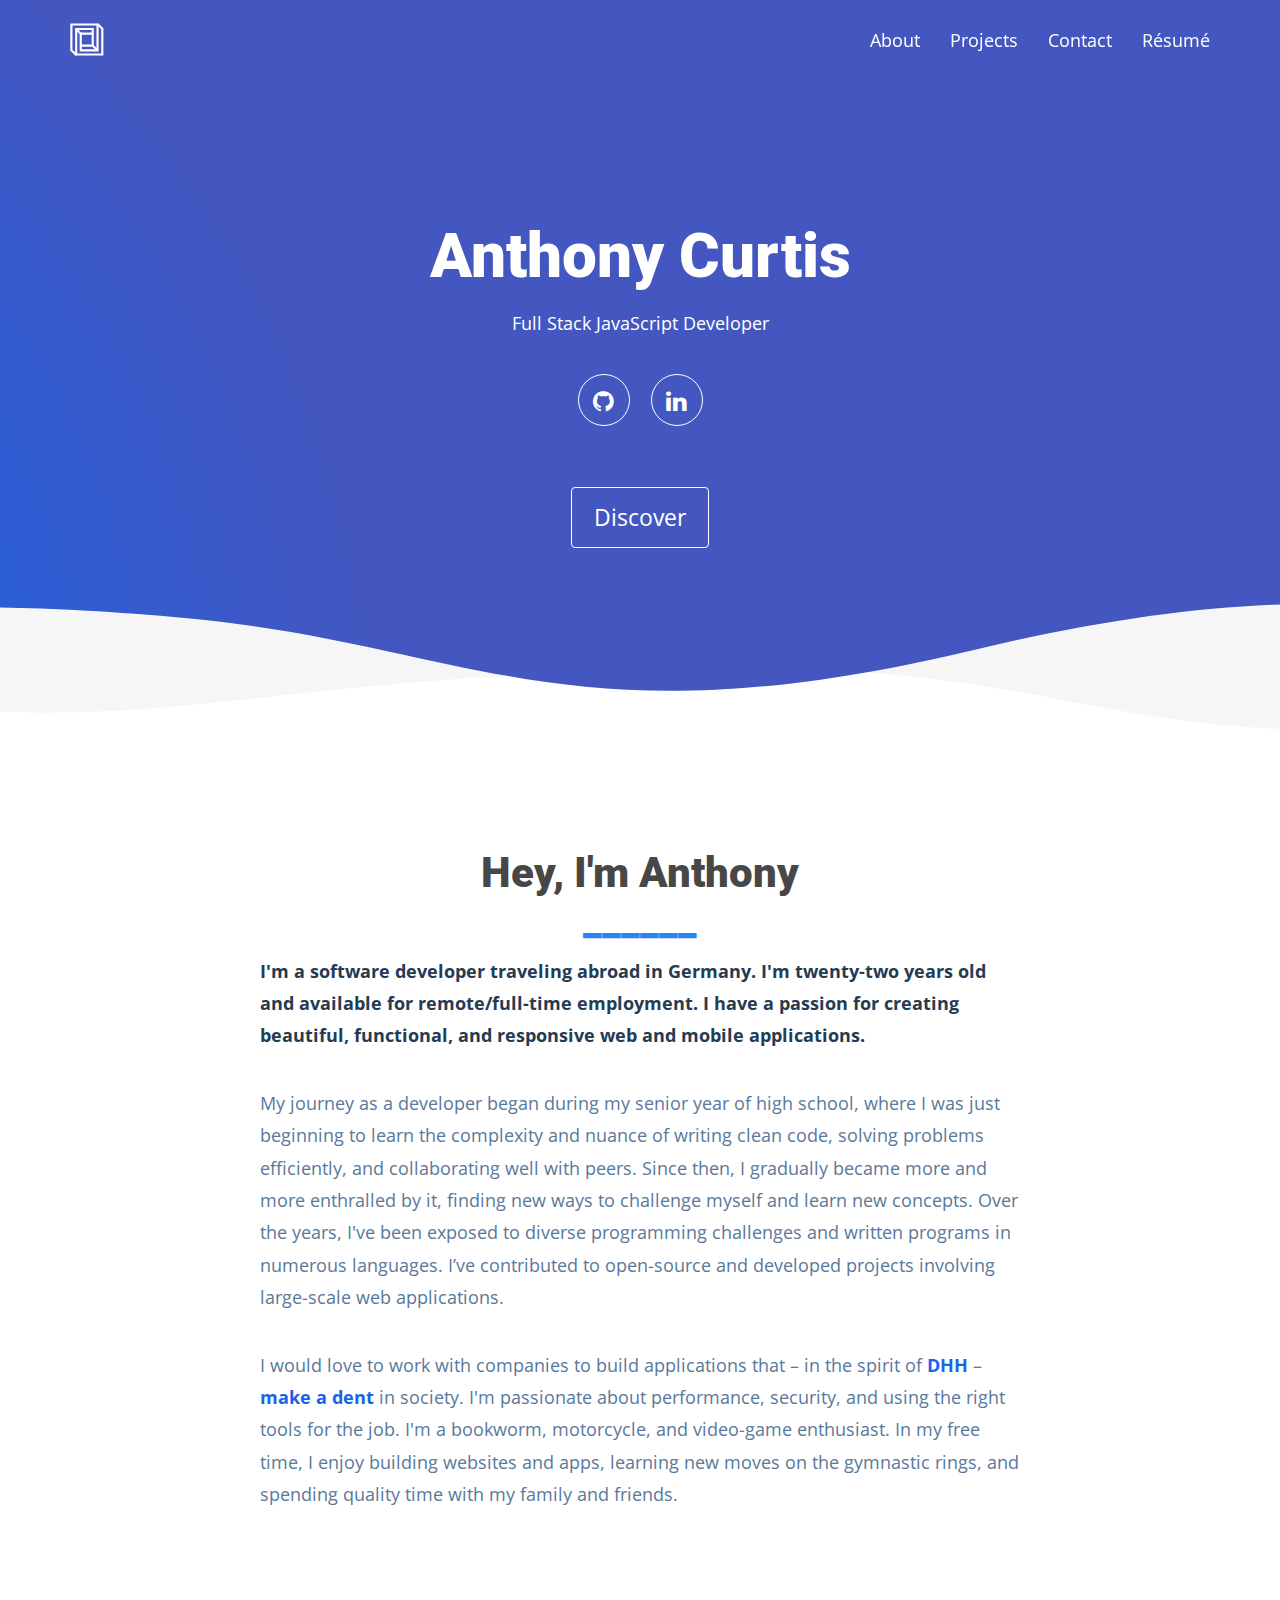
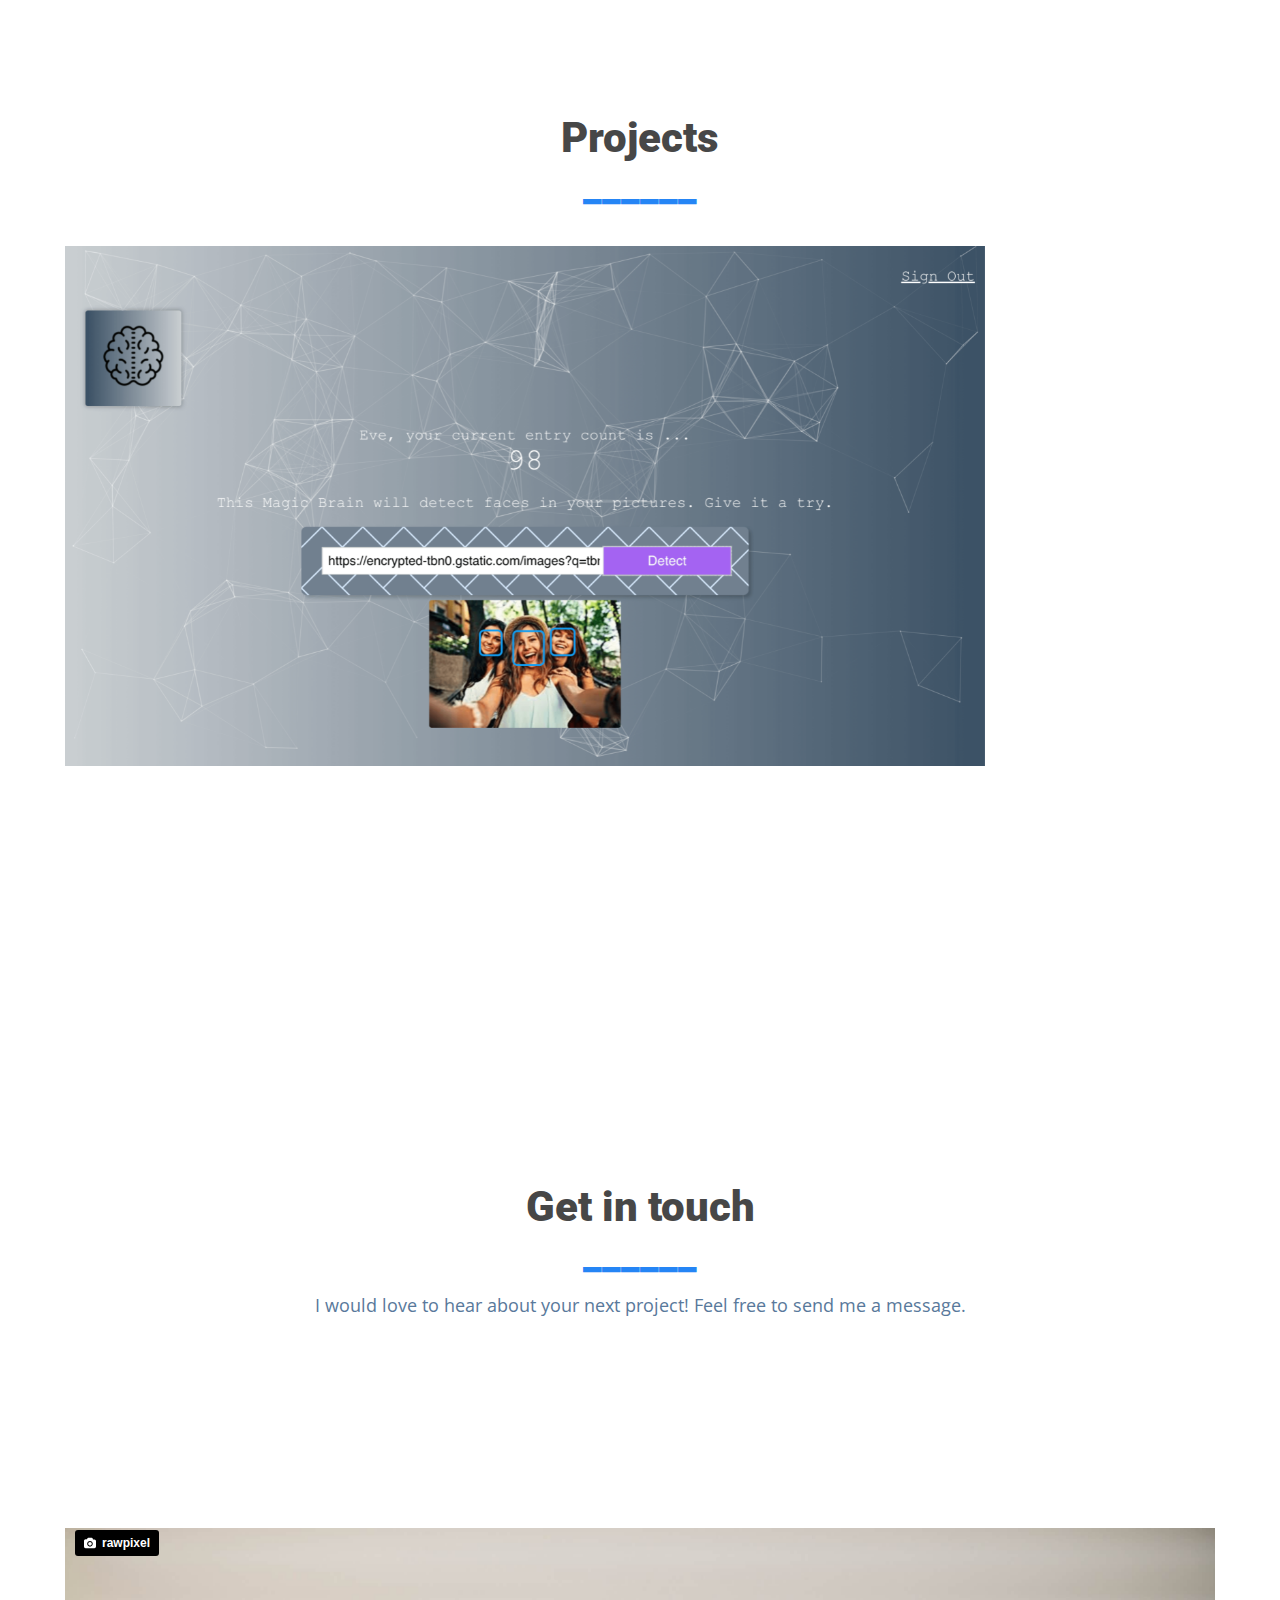
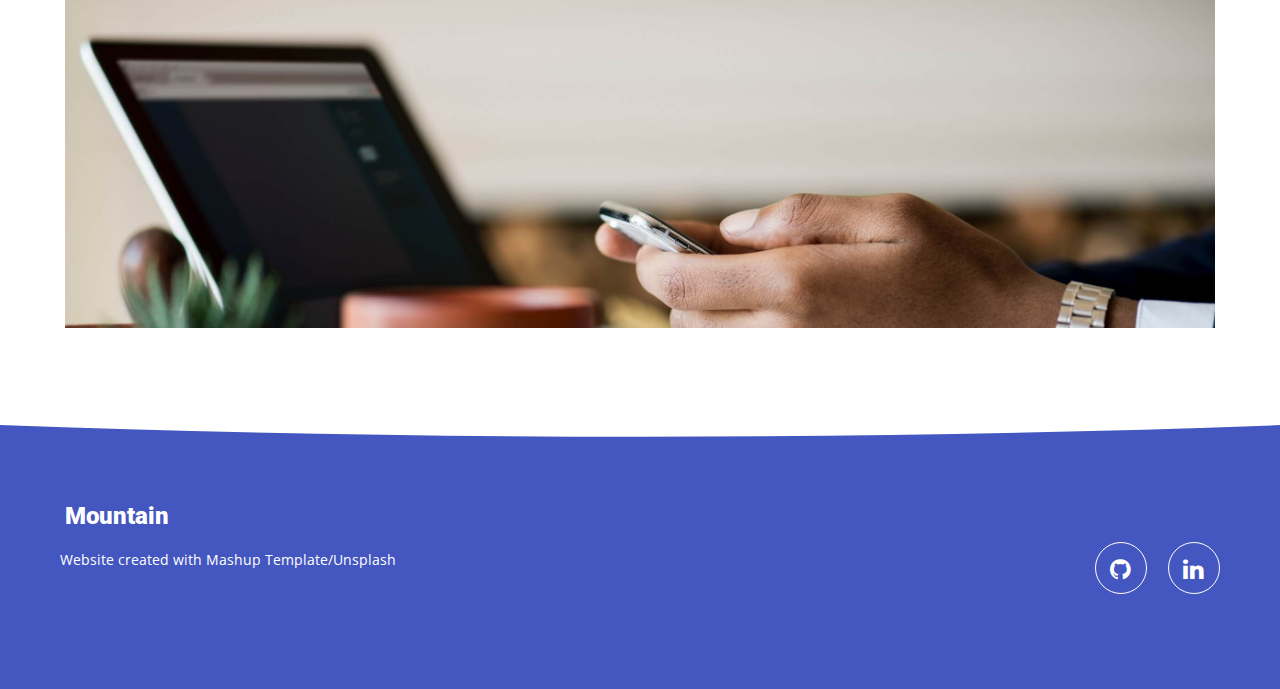
<file: index.html>
<!DOCTYPE html>
<html lang="en">

<head>
  <meta charset="UTF-8">
  <meta content="IE=edge" http-equiv="X-UA-Compatible">
  <meta content="width=device-width,initial-scale=1" name="viewport">
  <meta name="description" content="Awesome web applications by Anthony Curtis, a Full Stack Javascript Developer based in Los Angeles, California.">
  <meta name="keywords" content="Software,Engineer,Los,Angeles,LA,California, CA,Anthony,Curtis,Node,JavaScript,React,Redux,Full,Stack,Web,Design,App,Developer,Engineering,Designer,Application,Apps,Media,Creative,
	Social,Programming,Programmer,HTML5,CSS3">
  <meta name="author" content="Anthony Curtis">
  <meta name="google" content="notranslate" />

  <!-- Disable tap highlight on IE -->
  <meta name="msapplication-tap-highlight" content="no">
  
  
  <link rel="apple-touch-icon" sizes="180x180" href="./assets/apple-icon-180x180.png">
  <link href="./assets/favicon.ico" rel="icon">
  <title>Anthony Curtis | Full Stack JavaScript Developer</title>
  <link href="./main.css" rel="stylesheet"></head>
  <script src="./smooth-scroll.polyfills.min.js"></script>

<body> <!-- Add your content of header -->
<header>
  <nav class="navbar navbar-default active">
    <div class="container">
      <div class="navbar-header">
        <button type="button" class="navbar-toggle collapsed" data-toggle="collapse" data-target="#navbar-collapse" aria-expanded="false">
          <span class="sr-only">Toggle navigation</span>
          <span class="icon-bar"></span>
          <span class="icon-bar"></span>
          <span class="icon-bar"></span>
        </button>
        <a class="navbar-brand" data-scroll href="#home" title="Navbar icon takes you to the home / beginning of website">
          <img src="./assets/images/mashup-icon.svg" class="navbar-logo-img" alt="navbar-logo">
        </a>
      </div>

      <div class="collapse navbar-collapse" id="navbar-collapse">
        <ul class="nav navbar-nav navbar-right">
          <li><a data-scroll href="#about" title="This About list-item will take you to the About section">About</a></li>
          <li><a data-scroll href="#projects" title="This Projects list-item will take you to the Projects section">Projects</a></li>
          <li><a data-scroll href="#contact" title="This Contact list-item will take you to the Contact section">Contact</a></li>
          <li><a href="https://app.enhancv.com/share/f1f344d9?utm_medium=growth&utm_campaign=share-resume&utm_source=dynamic" rel="noreferrer" target="_blank">Résumé</a></li>
        </ul>
      </div> 
    </div>
  </nav>
</header>

<!-- Add your site or app content here -->
  <div class="hero-full-container background-image-container white-text-container" id="home">
    <div class="container">
      <div class="row">
        <div class="col-xs-12">
          <h1>Anthony Curtis</h1>
          <p>Full Stack JavaScript Developer</p>
          <p class="text-center">
            <a href="https://github.com/tonydc1997" target="_blank"
            rel="noreferrer" class="social-round-icon white-round-icon fa-icon"
            style="margin-right: 1.6rem"
            aria-label="Welcome to tonydc1997's github profile">
              <i class="fa fa-github"></i>
            </a>
            <a href="https://www.linkedin.com/in/anthony-curtis-js-developer" target="_blank" rel="noreferrer" class="social-round-icon white-round-icon fa-icon" aria-label="Welcome to Anthony Curtis's linkedIn profile">
              <i class="fa fa-linkedin"></i>
            </a>
          </p>
      
          <br>
          <a data-scroll href="#about" class="btn btn-default btn-lg" title="Discover who this Anthony Curtis guy is suppose to be">Discover</a>
        </div>
      </div>
    </div>
  </div>

  <div class="section-container" id="about">
    <div class="container">
      <div class="row">
        <div class="col-xs-12 col-md-8 col-md-offset-2">
          <div class="text-center">
            <h2 style="margin-top:5rem">Hey, I'm Anthony</h2>
            <p class="text-left"><strong>I'm a software developer traveling abroad in Germany. I'm twenty-two years old and available for remote/full-time employment. I have a passion for creating beautiful, functional, and responsive web and mobile applications.</strong></p>

            <p class="text-left">
              My journey as a developer began during my senior year of high school, where I was just beginning to learn the complexity and nuance of writing clean code, solving problems efficiently, and collaborating well with peers. Since then, I gradually became more and more enthralled by it, finding new ways to challenge myself and learn new concepts. Over the years, I've been exposed to diverse programming challenges and written programs in numerous languages. I’ve contributed to open-source and developed projects involving large-scale web applications.
            </p>
            <!-- I've always been drawn to the overlap between design and development; an infusion of beauty and functionality. 
            <br>
            <br>
             \\ Simplicity is superior. I'm a process and efficiency nerd that loves improving my development workflow with new technologies and tools. I love working with user interfaces and front-end applications, but enjoy full-stack development as well. I strongly support social coding and open-source software. \\ 
             <br>
             <br> -->
             <p class="text-left">
               I would love to work with companies to build applications that – in the spirit of 
               <strong>
                 <a href="http://david.heinemeierhansson.com/" target="_blank" rel="noreferrer" class="about__links">DHH</a>
               </strong>
                – 
                <strong>
                  <a href="https://signalvnoise.com/posts/3972-reconsider" target="_blank" rel="noreferrer" class="about__links">make a dent</a>
                </strong>
                 in society. I'm passionate about performance, security, and using the right tools for the job. I'm a bookworm, motorcycle, and video-game enthusiast. In my free time, I enjoy building websites and apps, learning new moves on the gymnastic rings, and spending quality time with my family and friends.
             </p>
          </div>
       </div>
      </div>
    </div>
  </div>

  <div class="section-container" id="projects">
    <div class="container">
      <div class="row">      
        <div class="col-xs-12">
          <div class="text-center">
            <h2 style="margin-top:5rem">Projects</h2>
            <br>
          </div>
          <div id="carousel-example-generic" class="carousel carousel-fade slide" data-ride="carousel">
            <div class="carousel-inner" role="listbox">
              <div class="item active">
                <a href="https://app-smartbrain.herokuapp.com/" target="_blank" rel="noreferrer">
                  <img 
                    class="img-responsive"
                    sizes="(max-width: 1349px) 100vw, 1349px"
                    srcset="
                    ./assets/images/SmartBrain--480w.png 480w,
                    ./assets/images/SmartBrain--761w.png 761w,
                    ./assets/images/SmartBrain--984w.png 984w,
                    ./assets/images/SmartBrain--1173w.png 1173w,
                    ./assets/images/SmartBrain--1349w.png 1349w"
                    src="./assets/images/SmartBrain.png" alt="First slide">
                </a>
                <div class="carousel-caption card-shadow reveal">
                  
                  <h3>SmartBrain App</h3>
                  <a class="left carousel-control" href="#carousel-example-generic" role="button" data-slide="prev">
                    <i class="fa fa-chevron-left" aria-hidden="true"></i>
                    <span class="sr-only">Previous</span>
                  </a>
                  <a class="right carousel-control" href="#carousel-example-generic" role="button" data-slide="next">
                    <i class="fa fa-chevron-right" aria-hidden="true"></i>
                    <span class="sr-only">Next</span>
                  </a>
                  <p>
                    Responsive full-stack React app featuring Clarifai's machine-learning API to detect faces within an image. It incorporates an encrypted Postgres database on a RESTful express server, along with a Redis database and JSON Web Tokens (JWT) for session management and caching; allowing users, among other things, to create and customize their profiles to their whim. Finally, AWS Lambda is utilized to cater to the UI/UX with a ranking system for each image submitted.
                  </p>
                  <a href="https://app-smartbrain.herokuapp.com/" target="_blank" rel="noreferrer" class="btn btn-primary" title="Discover SmartBrain">
                    Discover
                  </a>
                </div>
              </div>

              <div class="item">
                <a href="https://tonydc1997.github.io/RoboFriends/" target="_blank" rel="noreferrer">
                  <img class="img-responsive" src="./assets/images/Robofriends.png" alt="First slide">
                </a>
                <div class="carousel-caption card-shadow reveal">

                  <h3>RoboFriends App</h3>
                    <a class="left carousel-control" href="#carousel-example-generic" role="button" data-slide="prev">
                      <i class="fa fa-chevron-left" aria-hidden="true"></i>
                      <span class="sr-only">Previous</span>
                    </a>
                    <a class="right carousel-control" href="#carousel-example-generic" role="button" data-slide="next">
                      <i class="fa fa-chevron-right" aria-hidden="true"></i>
                      <span class="sr-only">Next</span>
                    </a>
                  <p>
                    A snappy Progressive Web App (PWA) featuring an active-search function (similar to Facebook's) that filters through the list of robofriends according to the name that you type. Redux allows for potential scalability and CircleCI is utilized to streamline the Continuous Integration/Continous Delivery (CI/CD) process only when the app passes all of its tests. 
                  </p>
                  <a href="https://tonydc1997.github.io/RoboFriends/" target="_blank" rel="noreferrer" class="btn btn-primary" title="Discover RoboFriends">
                    Discover
                  </a>
                </div>
              </div>

              <div class="item">
                <a href="https://zero-to-mastery.github.io/resources/" target="_blank" rel="noreferrer">
                  <img class="img-responsive" src="./assets/images/Zero to Mastery | Resources.png" alt="First slide">
                </a>
                <div class="carousel-caption card-shadow reveal">

                  <h3>Resources | Open-Source</h3>
                    <a class="left carousel-control" href="#carousel-example-generic" role="button" data-slide="prev">
                      <i class="fa fa-chevron-left" aria-hidden="true"></i>
                      <span class="sr-only">Previous</span>
                    </a>
                    <a class="right carousel-control" href="#carousel-example-generic" role="button" data-slide="next">
                      <i class="fa fa-chevron-right" aria-hidden="true"></i>
                      <span class="sr-only">Next</span>
                    </a>
                  <p>
                    Zero to Mastery | Resources is an open-source repository containing some excellent resources for developers from all walks of life, catering to all levels of experience. I've contributed several resources to the following sections: Javascript, Web Development, Web Design, and General Resources. I've also made sure that the appropriate links for all the sections are routed properly, styles made consistent with overall theme and color palette, and improved UI/UX by augmenting user-interactive elements to be more responsive.
                  </p>
                  <a href="https://zero-to-mastery.github.io/resources/" target="_blank" rel="noreferrer" class="btn btn-primary" title="Discover Zero to Mastery | Resources">
                    Discover
                  </a>
                </div>
              </div>

            </div>  
          </div>
        </div>
      </div>  
    </div>
  </div>

  <div class="section-container contact-container" id="contact">
    <div class="container">
      <div class="row">
        <div class="col-xs-12 col-md-12">
          <div class="section-container-spacer">
            <h2 class="text-center" style="margin-top: 5rem">Get in touch</h2>
            <p class="text-center">I would love to hear about your next project! Feel free to send me a message.</p>
          </div>
          <div class="card-container">
            <div class="card card-shadow col-xs-10 col-xs-offset-1 col-md-8 col-md-offset-2 reveal">
              <form method="post" enctype="text/plain" class="reveal-content">
                <div class="row">
                  <div class="col-md-7">
                    <div class="form-group">
                      <input type="email" aria-label="Email" class="form-control" id="email" placeholder="Email">
                    </div>
                    <div class="form-group">
                      <input type="text" aria-label="Subject" class="form-control" id="subject" placeholder="Subject">
                    </div>
                    <div class="form-group">
                      <textarea class="form-control" rows="3" aria-label="Message" placeholder="Enter your message"></textarea>
                    </div>
                    <button type="submit" class="btn btn-primary">
                      Send message
                    </button>
                  </div>
                  <div class="col-md-5">
                    <ul class="list-unstyled address-container">
                      <li style="color: #595959">
                        <span class="fa-icon">
                          <i class="fa fa-phone" aria-hidden="true"></i>
                        </span>
                        <a href="tel:+49 171 9388192">
                          +49 171 9388192
                        </a>
                      </li>
                      <li>
                        <span class="fa-icon">
                          <i class="fa fa-envelope" aria-hidden="true"></i>
                        </span>
                        <a href="mailto:tonydc1997@gmail.com">
                          tonydc1997@gmail.com
                        </a> 
                      </li>
                    </ul>
                  </div>
                </div>
              </form>
            </div>
            <div class="card-image col-xs-12" style="background-image: url('./assets/images/contact-01.jpg')">
              <!-- Credit badge for rawpixel -->
              <a style="background-color:black;color:white;text-decoration:none;padding:4px 6px;font-family:-apple-system, BlinkMacSystemFont, &quot;San Francisco&quot;, &quot;Helvetica Neue&quot;, Helvetica, Ubuntu, Roboto, Noto, &quot;Segoe UI&quot;, Arial, sans-serif;font-size:12px;font-weight:bold;line-height:1.2;display:inline-block;border-radius:3px" href="https://unsplash.com/@rawpixel?utm_medium=referral&amp;utm_campaign=photographer-credit&amp;utm_content=creditBadge" target="_blank" rel="noopener noreferrer" title="Download free do whatever you want high-resolution photos from rawpixel"><span style="display:inline-block;padding:2px 3px"><svg xmlns="http://www.w3.org/2000/svg" style="height:12px;width:auto;position:relative;vertical-align:middle;top:-1px;fill:white" viewBox="0 0 32 32"><title>unsplash-logo</title><path d="M20.8 18.1c0 2.7-2.2 4.8-4.8 4.8s-4.8-2.1-4.8-4.8c0-2.7 2.2-4.8 4.8-4.8 2.7.1 4.8 2.2 4.8 4.8zm11.2-7.4v14.9c0 2.3-1.9 4.3-4.3 4.3h-23.4c-2.4 0-4.3-1.9-4.3-4.3v-15c0-2.3 1.9-4.3 4.3-4.3h3.7l.8-2.3c.4-1.1 1.7-2 2.9-2h8.6c1.2 0 2.5.9 2.9 2l.8 2.4h3.7c2.4 0 4.3 1.9 4.3 4.3zm-8.6 7.5c0-4.1-3.3-7.5-7.5-7.5-4.1 0-7.5 3.4-7.5 7.5s3.3 7.5 7.5 7.5c4.2-.1 7.5-3.4 7.5-7.5z"></path></svg></span><span style="display:inline-block;padding:2px 3px">rawpixel</span></a>
            </div>
          </div>
        </div>  
      </div>
    </div>
  </div>

<script>
  document.addEventListener("DOMContentLoaded", function (event) {
    navbarFixedTopAnimation();
  });
</script>

<footer class="footer-container white-text-container">
  <div class="container">
    <div class="row">

     
      <div class="col-xs-12">
        <h3>Mountain</h3>

        <div class="row">
          <div class="col-xs-12 col-sm-7">
            <p><small>Website created with <a href="http://www.mashup-template.com/" target="_blank" rel="noreferrer" title="Create website with free html template">Mashup Template</a>/<a href="https://www.unsplash.com/" target="_blank" rel="noreferrer" title="Beautiful Free Images">Unsplash</a></small>
            </p>
          </div>
          <div class="col-xs-12 col-sm-5">
            <p class="text-right">
              <a href="https://github.com/tonydc1997" target="_blank" rel="noreferrer" class="social-round-icon white-round-icon fa-icon"
              style="margin-right: 1.6rem"
              aria-label="Welcome to tonydc1997's github profile">
                <i class="fa fa-github"></i>
              </a>
              <a href="https://www.linkedin.com/in/anthony-curtis-js-developer" target="_blank" rel="noreferrer" class="social-round-icon white-round-icon fa-icon" aria-label="Welcome to Anthony Curtis's linkedIn profile">
                <i class="fa fa-linkedin"></i>
              </a>
            </p>
          </div>
        </div>
        
        
      </div>
    </div>
  </div>
</footer>

<script>
  document.addEventListener("DOMContentLoaded", function (event) {
    navActivePage();
    scrollRevelation('.reveal');
  });
</script>
<script>
	var scroll = new SmoothScroll('[data-scroll]', {
    speed: 400,
    speedAsDuration: false,
    easing: 'easeInOutQuad',
  });
</script>

<!-- Google Analytics: change UA-XXXXX-X to be your site's ID 

<script>
  (function (i, s, o, g, r, a, m) {
    i['GoogleAnalyticsObject'] = r; i[r] = i[r] || function () {
      (i[r].q = i[r].q || []).push(arguments)
    }, i[r].l = 1 * new Date(); a = s.createElement(o),
      m = s.getElementsByTagName(o)[0]; a.async = 1; a.src = g; m.parentNode.insertBefore(a, m)
  })(window, document, 'script', '//www.google-analytics.com/analytics.js', 'ga');
  ga('create', 'UA-XXXXX-X', 'auto');
  ga('send', 'pageview');
</script>

--> <script type="text/javascript" src="./main.js"></script></body>

</html>
</file>
<file: main.css>
@import url("https://fonts.googleapis.com/css?family=Open+Sans:400,700|Roboto:700&display=swap");
@import url("https://maxcdn.bootstrapcdn.com/font-awesome/4.7.0/css/font-awesome.min.css");

hr,
img {
  border: 0;
}

body,
figure {
  margin: 0;
}

.btn,
.img-thumbnail {
  -webkit-transition: all 0.2s ease-in-out;
  -o-transition: all 0.2s ease-in-out;
}

.btn-group > .btn-group,
.btn-toolbar .btn,
.btn-toolbar .btn-group,
.btn-toolbar .input-group,
.col-xs-1,
.col-xs-10,
.col-xs-11,
.col-xs-12,
.col-xs-2,
.col-xs-3,
.col-xs-4,
.col-xs-5,
.col-xs-6,
.col-xs-7,
.col-xs-8,
.col-xs-9,
.dropdown-menu {
  float: left;
}

.img-responsive,
.img-thumbnail,
.table,
label {
  max-width: 100%;
}

.navbar-fixed-bottom .navbar-collapse,
.navbar-fixed-top .navbar-collapse,
.pre-scrollable {
  max-height: 340px;
}

.form-control-feedback,
.zoom-overlay,
a.btn.disabled,
fieldset[disabled] a.btn {
  pointer-events: none;
}

html {
  font-family: sans-serif;
  -ms-text-size-adjust: 100%;
  -webkit-text-size-adjust: 100%;
}

article,
aside,
details,
figcaption,
figure,
footer,
header,
hgroup,
main,
menu,
nav,
section,
summary {
  display: block;
}

audio,
canvas,
progress,
video {
  display: inline-block;
  vertical-align: baseline;
}

audio:not([controls]) {
  display: none;
  height: 0;
}

[hidden],
template {
  display: none;
}

a {
  background-color: transparent;
}

a:active,
a:hover {
  outline: 0;
}

b,
optgroup,
strong {
  font-weight: 700;
  color: #243b53;
}

dfn {
  font-style: italic;
}

h1 {
  margin-top: 0.67em;
}

mark {
  background: #ff0;
  color: #000;
}

sub,
sup {
  font-size: 75%;
  line-height: 0;
  position: relative;
  vertical-align: baseline;
}

sup {
  top: -0.5em;
}

sub {
  bottom: -0.25em;
}

img {
  vertical-align: middle;
}

svg:not(:root) {
  overflow: hidden;
}

hr {
  box-sizing: content-box;
  height: 0;
}

pre,
textarea {
  overflow: auto;
}

code,
kbd,
pre,
samp {
  font-size: 1em;
}

button,
input,
optgroup,
select,
textarea {
  color: inherit;
  font: inherit;
  margin: 0;
}

button {
  overflow: visible;
}

button,
select {
  text-transform: none;
}

button,
html input[type="button"],
input[type="reset"],
input[type="submit"] {
  -webkit-appearance: button;
  cursor: pointer;
}

button[disabled],
html input[disabled] {
  cursor: default;
}

button::-moz-focus-inner,
input::-moz-focus-inner {
  border: 0;
  padding: 0;
}

input[type="checkbox"],
input[type="radio"] {
  box-sizing: border-box;
  padding: 0;
}

input[type="number"]::-webkit-inner-spin-button,
input[type="number"]::-webkit-outer-spin-button {
  height: auto;
}

input[type="search"]::-webkit-search-cancel-button,
input[type="search"]::-webkit-search-decoration {
  -webkit-appearance: none;
}

table {
  border-collapse: collapse;
  border-spacing: 0;
}

td,
th {
  padding: 0;
}

@media print {
  blockquote,
  img,
  pre,
  tr {
    page-break-inside: avoid;
  }

  *,
  :after,
  :before {
    background: 0 0 !important;
    color: #000 !important;
    box-shadow: none !important;
    text-shadow: none !important;
  }

  a,
  a:visited {
    text-decoration: underline;
  }

  a[href]:after {
    content: " (" attr(href) ")";
  }

  abbr[title]:after {
    content: " (" attr(title) ")";
  }

  a[href^="#"]:after,
  a[href^="javascript:"]:after {
    content: "";
  }

  blockquote,
  pre {
    border: 1px solid #999;
  }

  thead {
    display: table-header-group;
  }

  img {
    max-width: 100% !important;
  }

  h2,
  h3,
  p {
    orphans: 3;
    widows: 3;
  }

  h2,
  h3 {
    page-break-after: avoid;
  }

  .navbar {
    display: none;
  }

  .btn > .caret,
  .dropup > .btn > .caret {
    border-top-color: #000 !important;
  }

  .label {
    border: 1px solid #000;
  }

  .table {
    border-collapse: collapse !important;
  }

  .table td,
  .table th {
    background-color: #fff !important;
  }

  .table-bordered td,
  .table-bordered th {
    border: 1px solid #ddd !important;
  }
}

.btn,
.btn-danger.active,
.btn-danger:active,
.btn-default.active,
.btn-default:active,
.btn-info.active,
.btn-info:active,
.btn-primary.active,
.btn-primary:active,
.btn-warning.active,
.btn-warning:active,
.btn.active,
.btn:active,
.dropdown-menu > .disabled > a:focus,
.dropdown-menu > .disabled > a:hover,
.form-control,
.navbar-toggle,
.open > .btn-danger.dropdown-toggle,
.open > .btn-default.dropdown-toggle,
.open > .btn-info.dropdown-toggle,
.open > .btn-primary.dropdown-toggle,
.open > .btn-warning.dropdown-toggle {
  background-image: none;
}

.img-thumbnail,
body {
  background-color: #fff;
}

*,
:after,
:before {
  -webkit-box-sizing: border-box;
  -moz-box-sizing: border-box;
  box-sizing: border-box;
}

html {
  font-size: 10px;
  -webkit-tap-highlight-color: transparent;
}

body {
  font-family: "Open Sans", sans-serif;
  font-size: 18px;
  line-height: 1.42857;
  color: #838383;
}

button,
input,
select,
textarea {
  font-family: inherit;
  font-size: inherit;
  line-height: inherit;
}

a {
  color: #1763e9;
  text-decoration: none;
}

a:focus,
a:hover {
  color: #0066ff;
  text-decoration: underline;
}

a:focus {
  outline: -webkit-focus-ring-color auto 5px;
  outline-offset: -2px;
}

.img-responsive {
  display: block;
  height: auto;
}

.img-rounded {
  border-radius: 4px;
}

.img-thumbnail {
  padding: 4px;
  line-height: 1.42857;
  border: 1px solid #ddd;
  border-radius: 2px;
  transition: all 0.2s ease-in-out;
  display: inline-block;
  height: auto;
}

.img-circle {
  border-radius: 50%;
}

hr {
  margin-top: 25px;
  margin-bottom: 25px;
  border-top: 1px solid #eee;
}

.sr-only {
  position: absolute;
  width: 1px;
  height: 1px;
  margin: -1px;
  padding: 0;
  overflow: hidden;
  clip: rect(0, 0, 0, 0);
  border: 0;
}

.sr-only-focusable:active,
.sr-only-focusable:focus {
  position: static;
  width: auto;
  height: auto;
  margin: 0;
  overflow: visible;
  clip: auto;
}

[role="button"] {
  cursor: pointer;
}

.h1,
.h2,
.h3,
.h4,
.h5,
.h6,
h1,
h2,
h3,
h4,
h5,
h6 {
  font-family: "Roboto", "Open Sans", sans-serif;
  font-weight: 900;
  line-height: 1.1;
  color: #474747;
}

.h1 .small,
.h1 small,
.h2 .small,
.h2 small,
.h3 .small,
.h3 small,
.h4 .small,
.h4 small,
.h5 .small,
.h5 small,
.h6 .small,
.h6 small,
h1 .small,
h1 small,
h2 .small,
h2 small,
h3 .small,
h3 small,
h4 .small,
h4 small,
h5 .small,
h5 small,
h6 .small,
h6 small {
  font-weight: 400;
  line-height: 1;
  color: #777;
}

.h1,
.h2,
.h3,
h1,
h2,
h3 {
  margin-top: 25px;
  margin-bottom: 12.5px;
}

.h1 .small,
.h1 small,
.h2 .small,
.h2 small,
.h3 .small,
.h3 small,
h1 .small,
h1 small,
h2 .small,
h2 small,
h3 .small,
h3 small {
  font-size: 65%;
}

.h4,
.h5,
.h6,
h4,
h5,
h6 {
  margin-top: 12.5px;
  margin-bottom: 12.5px;
}

.h4 .small,
.h4 small,
.h5 .small,
.h5 small,
.h6 .small,
.h6 small,
h4 .small,
h4 small,
h5 .small,
h5 small,
h6 .small,
h6 small {
  font-size: 75%;
}

.h1,
h1 {
  font-size: 62px;
}

.h2,
h2 {
  font-size: 42px;
}

.h3,
h3 {
  font-size: 24px;
}

.h4,
.h5,
h4,
h5 {
  font-size: 18px;
}

.h6,
h6 {
  font-size: 16px;
}

p {
  margin: 0 0 35px;
  color: #59799b;
  line-height: 1.8;
}

.lead {
  margin-bottom: 25px;
  font-size: 20px;
  font-weight: 300;
  line-height: 1.4;
}

dt,
kbd kbd {
  font-weight: 700;
}

@media (min-width: 768px) {
  .lead {
    font-size: 27px;
  }
}

.small,
small {
  font-size: 77%;
}

.mark,
mark {
  background-color: #fcf8e3;
  padding: 0.2em;
}

.text-left {
  text-align: left;
}

.text-right {
  text-align: right;
}

.text-center {
  text-align: center;
}

.text-justify {
  text-align: justify;
}

.text-nowrap {
  white-space: nowrap;
}

.text-lowercase {
  text-transform: lowercase;
}

.initialism,
.text-uppercase {
  text-transform: uppercase;
}

.text-capitalize {
  text-transform: capitalize;
}

.text-muted {
  color: #777;
}

.text-primary {
  color: #1763e9;
}

a.text-primary:focus,
a.text-primary:hover {
  color: #124fbb;
}

.text-success {
  color: #fff;
}

a.text-success:focus,
a.text-success:hover {
  color: #e6e6e6;
}

.text-info {
  color: #31708f;
}

a.text-info:focus,
a.text-info:hover {
  color: #245269;
}

.text-warning {
  color: #8a6d3b;
}

a.text-warning:focus,
a.text-warning:hover {
  color: #66512c;
}

.text-danger {
  color: #fff;
}

a.text-danger:focus,
a.text-danger:hover {
  color: #e6e6e6;
}

.bg-primary {
  color: #fff;
  background-color: #1763e9;
}

a.bg-primary:focus,
a.bg-primary:hover {
  background-color: #124fbb;
}

.bg-success {
  background-color: #08005f;
}

a.bg-success:focus,
a.bg-success:hover {
  background-color: #04002c;
}

.bg-info {
  background-color: #d9edf7;
}

a.bg-info:focus,
a.bg-info:hover {
  background-color: #afd9ee;
}

.bg-warning {
  background-color: #fcf8e3;
}

a.bg-warning:focus,
a.bg-warning:hover {
  background-color: #f7ecb5;
}

.bg-danger {
  background-color: #ca044b;
}

a.bg-danger:focus,
a.bg-danger:hover {
  background-color: #980338;
}

pre code,
table {
  background-color: transparent;
}

.page-header {
  padding-bottom: 11.5px;
  margin: 50px 0 25px;
  border-bottom: 1px solid #eee;
}

dl,
ol,
ul {
  margin-top: 0;
}

blockquote ol:last-child,
blockquote p:last-child,
blockquote ul:last-child,
ol ol,
ol ul,
ul ol,
ul ul {
  margin-bottom: 0;
}

address,
dl {
  margin-bottom: 25px;
}

ol,
ul {
  margin-bottom: 12.5px;
}

.list-inline,
.list-unstyled {
  padding-left: 0;
  list-style: none;
}

.list-inline {
  margin-left: -5px;
}

.list-inline > li {
  display: inline-block;
  padding-left: 5px;
  padding-right: 5px;
}

dd,
dt {
  line-height: 1.42857;
}

dd {
  margin-left: 0;
}

.dl-horizontal dd:after,
.dl-horizontal dd:before {
  content: " ";
  display: table;
}

.dl-horizontal dd:after {
  clear: both;
}

@media (min-width: 768px) {
  .dl-horizontal dt {
    float: left;
    width: 160px;
    clear: left;
    text-align: right;
    overflow: hidden;
    text-overflow: ellipsis;
    white-space: nowrap;
  }

  .dl-horizontal dd {
    margin-left: 180px;
  }

  .container {
    width: 750px;
  }
}

.btn-group-vertical > .btn-group:after,
.clearfix:after,
.container-fluid:after,
.container:after,
.dropdown-menu > li > a,
.form-horizontal .form-group:after,
.nav:after,
.navbar-collapse:after,
.navbar-header:after,
.navbar:after,
.row:after {
  clear: both;
}

abbr[data-original-title],
abbr[title] {
  cursor: help;
  border-bottom: 1px dotted #777;
}

.initialism {
  font-size: 90%;
}

blockquote {
  padding: 12.5px 25px;
  margin: 0 0 25px;
  font-size: 22.5px;
  border-left: 5px solid #eee;
}

blockquote .small,
blockquote footer,
blockquote small {
  display: block;
  font-size: 80%;
  line-height: 1.42857;
  color: #777;
}

legend,
pre {
  color: #333;
}

blockquote .small:before,
blockquote footer:before,
blockquote small:before {
  content: "\2014 \A0";
}

.blockquote-reverse,
blockquote.pull-right {
  padding-right: 15px;
  padding-left: 0;
  border-right: 5px solid #eee;
  border-left: 0;
  text-align: right;
}

.blockquote-reverse .small:before,
.blockquote-reverse footer:before,
.blockquote-reverse small:before,
blockquote.pull-right .small:before,
blockquote.pull-right footer:before,
blockquote.pull-right small:before {
  content: "";
}

.blockquote-reverse .small:after,
.blockquote-reverse footer:after,
.blockquote-reverse small:after,
blockquote.pull-right .small:after,
blockquote.pull-right footer:after,
blockquote.pull-right small:after {
  content: "\A0 \2014";
}

address {
  font-style: normal;
  line-height: 1.42857;
}

code,
kbd,
pre,
samp {
  font-family: Menlo, Monaco, Consolas, Courier New, monospace;
}

code {
  color: #c7254e;
  background-color: #f9f2f4;
}

code,
kbd {
  padding: 2px 4px;
  font-size: 90%;
  border-radius: 2px;
}

kbd {
  color: #fff;
  background-color: #333;
  box-shadow: inset 0 -1px 0 rgba(0, 0, 0, 0.25);
}

kbd kbd {
  padding: 0;
  font-size: 100%;
  box-shadow: none;
}

pre {
  display: block;
  padding: 12px;
  margin: 0 0 12.5px;
  font-size: 17px;
  line-height: 1.42857;
  word-break: break-all;
  word-wrap: break-word;
  background-color: #f5f5f5;
  border: 1px solid #ccc;
  border-radius: 2px;
}

.container-fluid:after,
.container-fluid:before,
.container:after,
.container:before,
.row:after,
.row:before {
  display: table;
  content: " ";
}

.container,
.container-fluid {
  margin-right: auto;
  margin-left: auto;
}

pre code {
  padding: 0;
  font-size: inherit;
  color: inherit;
  white-space: pre-wrap;
  border-radius: 0;
}

.container,
.container-fluid {
  padding-left: 15px;
  padding-right: 15px;
}

.pre-scrollable {
  overflow-y: scroll;
}

@media (min-width: 992px) {
  .container {
    width: 970px;
  }
}

@media (min-width: 1200px) {
  .container {
    width: 1170px;
  }
}

.row {
  margin-left: -15px;
  margin-right: -15px;
}

.col-lg-1,
.col-lg-10,
.col-lg-11,
.col-lg-12,
.col-lg-2,
.col-lg-3,
.col-lg-4,
.col-lg-5,
.col-lg-6,
.col-lg-7,
.col-lg-8,
.col-lg-9,
.col-md-1,
.col-md-10,
.col-md-11,
.col-md-12,
.col-md-2,
.col-md-3,
.col-md-4,
.col-md-5,
.col-md-6,
.col-md-7,
.col-md-8,
.col-md-9,
.col-sm-1,
.col-sm-10,
.col-sm-11,
.col-sm-12,
.col-sm-2,
.col-sm-3,
.col-sm-4,
.col-sm-5,
.col-sm-6,
.col-sm-7,
.col-sm-8,
.col-sm-9,
.col-xs-1,
.col-xs-10,
.col-xs-11,
.col-xs-12,
.col-xs-2,
.col-xs-3,
.col-xs-4,
.col-xs-5,
.col-xs-6,
.col-xs-7,
.col-xs-8,
.col-xs-9 {
  position: relative;
  min-height: 1px;
  padding-left: 10px;
  padding-right: 10px;
}

.col-xs-1 {
  width: 8.33333%;
}

.col-xs-2 {
  width: 16.66667%;
}

.col-xs-3 {
  width: 25%;
}

.col-xs-4 {
  width: 33.33333%;
}

.col-xs-5 {
  width: 41.66667%;
}

.col-xs-6 {
  width: 50%;
}

.col-xs-7 {
  width: 58.33333%;
}

.col-xs-8 {
  width: 66.66667%;
}

.col-xs-9 {
  width: 75%;
}

.col-xs-10 {
  width: 83.33333%;
}

.col-xs-11 {
  width: 91.66667%;
}

.col-xs-12 {
  width: 100%;
}

.col-xs-pull-0 {
  right: auto;
}

.col-xs-pull-1 {
  right: 8.33333%;
}

.col-xs-pull-2 {
  right: 16.66667%;
}

.col-xs-pull-3 {
  right: 25%;
}

.col-xs-pull-4 {
  right: 33.33333%;
}

.col-xs-pull-5 {
  right: 41.66667%;
}

.col-xs-pull-6 {
  right: 50%;
}

.col-xs-pull-7 {
  right: 58.33333%;
}

.col-xs-pull-8 {
  right: 66.66667%;
}

.col-xs-pull-9 {
  right: 75%;
}

.col-xs-pull-10 {
  right: 83.33333%;
}

.col-xs-pull-11 {
  right: 91.66667%;
}

.col-xs-pull-12 {
  right: 100%;
}

.col-xs-push-0 {
  left: auto;
}

.col-xs-push-1 {
  left: 8.33333%;
}

.col-xs-push-2 {
  left: 16.66667%;
}

.col-xs-push-3 {
  left: 25%;
}

.col-xs-push-4 {
  left: 33.33333%;
}

.col-xs-push-5 {
  left: 41.66667%;
}

.col-xs-push-6 {
  left: 50%;
}

.col-xs-push-7 {
  left: 58.33333%;
}

.col-xs-push-8 {
  left: 66.66667%;
}

.col-xs-push-9 {
  left: 75%;
}

.col-xs-push-10 {
  left: 83.33333%;
}

.col-xs-push-11 {
  left: 91.66667%;
}

.col-xs-push-12 {
  left: 100%;
}

.col-xs-offset-0 {
  margin-left: 0;
}

.col-xs-offset-1 {
  margin-left: 8.33333%;
}

.col-xs-offset-2 {
  margin-left: 16.66667%;
}

.col-xs-offset-3 {
  margin-left: 25%;
}

.col-xs-offset-4 {
  margin-left: 33.33333%;
}

.col-xs-offset-5 {
  margin-left: 41.66667%;
}

.col-xs-offset-6 {
  margin-left: 50%;
}

.col-xs-offset-7 {
  margin-left: 58.33333%;
}

.col-xs-offset-8 {
  margin-left: 66.66667%;
}

.col-xs-offset-9 {
  margin-left: 75%;
}

.col-xs-offset-10 {
  margin-left: 83.33333%;
}

.col-xs-offset-11 {
  margin-left: 91.66667%;
}

.col-xs-offset-12 {
  margin-left: 100%;
}

@media (min-width: 768px) {
  .col-sm-1,
  .col-sm-10,
  .col-sm-11,
  .col-sm-12,
  .col-sm-2,
  .col-sm-3,
  .col-sm-4,
  .col-sm-5,
  .col-sm-6,
  .col-sm-7,
  .col-sm-8,
  .col-sm-9 {
    float: left;
  }

  .col-sm-1 {
    width: 8.33333%;
  }

  .col-sm-2 {
    width: 16.66667%;
  }

  .col-sm-3 {
    width: 25%;
  }

  .col-sm-4 {
    width: 33.33333%;
  }

  .col-sm-5 {
    width: 41.66667%;
  }

  .col-sm-6 {
    width: 50%;
  }

  .col-sm-7 {
    width: 58.33333%;
  }

  .col-sm-8 {
    width: 66.66667%;
  }

  .col-sm-9 {
    width: 75%;
  }

  .col-sm-10 {
    width: 83.33333%;
  }

  .col-sm-11 {
    width: 91.66667%;
  }

  .col-sm-12 {
    width: 100%;
  }

  .col-sm-pull-0 {
    right: auto;
  }

  .col-sm-pull-1 {
    right: 8.33333%;
  }

  .col-sm-pull-2 {
    right: 16.66667%;
  }

  .col-sm-pull-3 {
    right: 25%;
  }

  .col-sm-pull-4 {
    right: 33.33333%;
  }

  .col-sm-pull-5 {
    right: 41.66667%;
  }

  .col-sm-pull-6 {
    right: 50%;
  }

  .col-sm-pull-7 {
    right: 58.33333%;
  }

  .col-sm-pull-8 {
    right: 66.66667%;
  }

  .col-sm-pull-9 {
    right: 75%;
  }

  .col-sm-pull-10 {
    right: 83.33333%;
  }

  .col-sm-pull-11 {
    right: 91.66667%;
  }

  .col-sm-pull-12 {
    right: 100%;
  }

  .col-sm-push-0 {
    left: auto;
  }

  .col-sm-push-1 {
    left: 8.33333%;
  }

  .col-sm-push-2 {
    left: 16.66667%;
  }

  .col-sm-push-3 {
    left: 25%;
  }

  .col-sm-push-4 {
    left: 33.33333%;
  }

  .col-sm-push-5 {
    left: 41.66667%;
  }

  .col-sm-push-6 {
    left: 50%;
  }

  .col-sm-push-7 {
    left: 58.33333%;
  }

  .col-sm-push-8 {
    left: 66.66667%;
  }

  .col-sm-push-9 {
    left: 75%;
  }

  .col-sm-push-10 {
    left: 83.33333%;
  }

  .col-sm-push-11 {
    left: 91.66667%;
  }

  .col-sm-push-12 {
    left: 100%;
  }

  .col-sm-offset-0 {
    margin-left: 0;
  }

  .col-sm-offset-1 {
    margin-left: 8.33333%;
  }

  .col-sm-offset-2 {
    margin-left: 16.66667%;
  }

  .col-sm-offset-3 {
    margin-left: 25%;
  }

  .col-sm-offset-4 {
    margin-left: 33.33333%;
  }

  .col-sm-offset-5 {
    margin-left: 41.66667%;
  }

  .col-sm-offset-6 {
    margin-left: 50%;
  }

  .col-sm-offset-7 {
    margin-left: 58.33333%;
  }

  .col-sm-offset-8 {
    margin-left: 66.66667%;
  }

  .col-sm-offset-9 {
    margin-left: 75%;
  }

  .col-sm-offset-10 {
    margin-left: 83.33333%;
  }

  .col-sm-offset-11 {
    margin-left: 91.66667%;
  }

  .col-sm-offset-12 {
    margin-left: 100%;
  }
}

@media (min-width: 992px) {
  .col-md-1,
  .col-md-10,
  .col-md-11,
  .col-md-12,
  .col-md-2,
  .col-md-3,
  .col-md-4,
  .col-md-5,
  .col-md-6,
  .col-md-7,
  .col-md-8,
  .col-md-9 {
    float: left;
  }

  .col-md-1 {
    width: 8.33333%;
  }

  .col-md-2 {
    width: 16.66667%;
  }

  .col-md-3 {
    width: 25%;
  }

  .col-md-4 {
    width: 33.33333%;
  }

  .col-md-5 {
    width: 41.66667%;
  }

  .col-md-6 {
    width: 50%;
  }

  .col-md-7 {
    width: 58.33333%;
  }

  .col-md-8 {
    width: 66.66667%;
  }

  .col-md-9 {
    width: 75%;
  }

  .col-md-10 {
    width: 83.33333%;
  }

  .col-md-11 {
    width: 91.66667%;
  }

  .col-md-12 {
    width: 100%;
  }

  .col-md-pull-0 {
    right: auto;
  }

  .col-md-pull-1 {
    right: 8.33333%;
  }

  .col-md-pull-2 {
    right: 16.66667%;
  }

  .col-md-pull-3 {
    right: 25%;
  }

  .col-md-pull-4 {
    right: 33.33333%;
  }

  .col-md-pull-5 {
    right: 41.66667%;
  }

  .col-md-pull-6 {
    right: 50%;
  }

  .col-md-pull-7 {
    right: 58.33333%;
  }

  .col-md-pull-8 {
    right: 66.66667%;
  }

  .col-md-pull-9 {
    right: 75%;
  }

  .col-md-pull-10 {
    right: 83.33333%;
  }

  .col-md-pull-11 {
    right: 91.66667%;
  }

  .col-md-pull-12 {
    right: 100%;
  }

  .col-md-push-0 {
    left: auto;
  }

  .col-md-push-1 {
    left: 8.33333%;
  }

  .col-md-push-2 {
    left: 16.66667%;
  }

  .col-md-push-3 {
    left: 25%;
  }

  .col-md-push-4 {
    left: 33.33333%;
  }

  .col-md-push-5 {
    left: 41.66667%;
  }

  .col-md-push-6 {
    left: 50%;
  }

  .col-md-push-7 {
    left: 58.33333%;
  }

  .col-md-push-8 {
    left: 66.66667%;
  }

  .col-md-push-9 {
    left: 75%;
  }

  .col-md-push-10 {
    left: 83.33333%;
  }

  .col-md-push-11 {
    left: 91.66667%;
  }

  .col-md-push-12 {
    left: 100%;
  }

  .col-md-offset-0 {
    margin-left: 0;
  }

  .col-md-offset-1 {
    margin-left: 8.33333%;
  }

  .col-md-offset-2 {
    margin-left: 16.66667%;
  }

  .col-md-offset-3 {
    margin-left: 25%;
  }

  .col-md-offset-4 {
    margin-left: 33.33333%;
  }

  .col-md-offset-5 {
    margin-left: 41.66667%;
  }

  .col-md-offset-6 {
    margin-left: 50%;
  }

  .col-md-offset-7 {
    margin-left: 58.33333%;
  }

  .col-md-offset-8 {
    margin-left: 66.66667%;
  }

  .col-md-offset-9 {
    margin-left: 75%;
  }

  .col-md-offset-10 {
    margin-left: 83.33333%;
  }

  .col-md-offset-11 {
    margin-left: 91.66667%;
  }

  .col-md-offset-12 {
    margin-left: 100%;
  }
}

@media (min-width: 1200px) {
  .col-lg-1,
  .col-lg-10,
  .col-lg-11,
  .col-lg-12,
  .col-lg-2,
  .col-lg-3,
  .col-lg-4,
  .col-lg-5,
  .col-lg-6,
  .col-lg-7,
  .col-lg-8,
  .col-lg-9 {
    float: left;
  }

  .col-lg-1 {
    width: 8.33333%;
  }

  .col-lg-2 {
    width: 16.66667%;
  }

  .col-lg-3 {
    width: 25%;
  }

  .col-lg-4 {
    width: 33.33333%;
  }

  .col-lg-5 {
    width: 41.66667%;
  }

  .col-lg-6 {
    width: 50%;
  }

  .col-lg-7 {
    width: 58.33333%;
  }

  .col-lg-8 {
    width: 66.66667%;
  }

  .col-lg-9 {
    width: 75%;
  }

  .col-lg-10 {
    width: 83.33333%;
  }

  .col-lg-11 {
    width: 91.66667%;
  }

  .col-lg-12 {
    width: 100%;
  }

  .col-lg-pull-0 {
    right: auto;
  }

  .col-lg-pull-1 {
    right: 8.33333%;
  }

  .col-lg-pull-2 {
    right: 16.66667%;
  }

  .col-lg-pull-3 {
    right: 25%;
  }

  .col-lg-pull-4 {
    right: 33.33333%;
  }

  .col-lg-pull-5 {
    right: 41.66667%;
  }

  .col-lg-pull-6 {
    right: 50%;
  }

  .col-lg-pull-7 {
    right: 58.33333%;
  }

  .col-lg-pull-8 {
    right: 66.66667%;
  }

  .col-lg-pull-9 {
    right: 75%;
  }

  .col-lg-pull-10 {
    right: 83.33333%;
  }

  .col-lg-pull-11 {
    right: 91.66667%;
  }

  .col-lg-pull-12 {
    right: 100%;
  }

  .col-lg-push-0 {
    left: auto;
  }

  .col-lg-push-1 {
    left: 8.33333%;
  }

  .col-lg-push-2 {
    left: 16.66667%;
  }

  .col-lg-push-3 {
    left: 25%;
  }

  .col-lg-push-4 {
    left: 33.33333%;
  }

  .col-lg-push-5 {
    left: 41.66667%;
  }

  .col-lg-push-6 {
    left: 50%;
  }

  .col-lg-push-7 {
    left: 58.33333%;
  }

  .col-lg-push-8 {
    left: 66.66667%;
  }

  .col-lg-push-9 {
    left: 75%;
  }

  .col-lg-push-10 {
    left: 83.33333%;
  }

  .col-lg-push-11 {
    left: 91.66667%;
  }

  .col-lg-push-12 {
    left: 100%;
  }

  .col-lg-offset-0 {
    margin-left: 0;
  }

  .col-lg-offset-1 {
    margin-left: 8.33333%;
  }

  .col-lg-offset-2 {
    margin-left: 16.66667%;
  }

  .col-lg-offset-3 {
    margin-left: 25%;
  }

  .col-lg-offset-4 {
    margin-left: 33.33333%;
  }

  .col-lg-offset-5 {
    margin-left: 41.66667%;
  }

  .col-lg-offset-6 {
    margin-left: 50%;
  }

  .col-lg-offset-7 {
    margin-left: 58.33333%;
  }

  .col-lg-offset-8 {
    margin-left: 66.66667%;
  }

  .col-lg-offset-9 {
    margin-left: 75%;
  }

  .col-lg-offset-10 {
    margin-left: 83.33333%;
  }

  .col-lg-offset-11 {
    margin-left: 91.66667%;
  }

  .col-lg-offset-12 {
    margin-left: 100%;
  }
}

caption {
  padding-top: 8px;
  padding-bottom: 8px;
  color: #777;
}

caption,
th {
  text-align: left;
}

.table {
  width: 100%;
  margin-bottom: 25px;
}

.table > tbody > tr > td,
.table > tbody > tr > th,
.table > tfoot > tr > td,
.table > tfoot > tr > th,
.table > thead > tr > td,
.table > thead > tr > th {
  padding: 8px;
  line-height: 1.42857;
  vertical-align: top;
  border-top: 1px solid #ddd;
}

.table > thead > tr > th {
  vertical-align: bottom;
  border-bottom: 2px solid #ddd;
}

.table > caption + thead > tr:first-child > td,
.table > caption + thead > tr:first-child > th,
.table > colgroup + thead > tr:first-child > td,
.table > colgroup + thead > tr:first-child > th,
.table > thead:first-child > tr:first-child > td,
.table > thead:first-child > tr:first-child > th {
  border-top: 0;
}

.table > tbody + tbody {
  border-top: 2px solid #ddd;
}

.table .table {
  background-color: #fff;
}

.table-condensed > tbody > tr > td,
.table-condensed > tbody > tr > th,
.table-condensed > tfoot > tr > td,
.table-condensed > tfoot > tr > th,
.table-condensed > thead > tr > td,
.table-condensed > thead > tr > th {
  padding: 5px;
}

.table-bordered,
.table-bordered > tbody > tr > td,
.table-bordered > tbody > tr > th,
.table-bordered > tfoot > tr > td,
.table-bordered > tfoot > tr > th,
.table-bordered > thead > tr > td,
.table-bordered > thead > tr > th {
  border: 1px solid #ddd;
}

.table-bordered > thead > tr > td,
.table-bordered > thead > tr > th {
  border-bottom-width: 2px;
}

.table-striped > tbody > tr:nth-of-type(odd) {
  background-color: #f9f9f9;
}

.table-hover > tbody > tr:hover,
.table > tbody > tr.active > td,
.table > tbody > tr.active > th,
.table > tbody > tr > td.active,
.table > tbody > tr > th.active,
.table > tfoot > tr.active > td,
.table > tfoot > tr.active > th,
.table > tfoot > tr > td.active,
.table > tfoot > tr > th.active,
.table > thead > tr.active > td,
.table > thead > tr.active > th,
.table > thead > tr > td.active,
.table > thead > tr > th.active {
  background-color: #f5f5f5;
}

table col[class*="col-"] {
  position: static;
  float: none;
  display: table-column;
}

table td[class*="col-"],
table th[class*="col-"] {
  position: static;
  float: none;
  display: table-cell;
}

.table-hover > tbody > tr.active:hover > td,
.table-hover > tbody > tr.active:hover > th,
.table-hover > tbody > tr:hover > .active,
.table-hover > tbody > tr > td.active:hover,
.table-hover > tbody > tr > th.active:hover {
  background-color: #e8e8e8;
}

.table > tbody > tr.success > td,
.table > tbody > tr.success > th,
.table > tbody > tr > td.success,
.table > tbody > tr > th.success,
.table > tfoot > tr.success > td,
.table > tfoot > tr.success > th,
.table > tfoot > tr > td.success,
.table > tfoot > tr > th.success,
.table > thead > tr.success > td,
.table > thead > tr.success > th,
.table > thead > tr > td.success,
.table > thead > tr > th.success {
  background-color: #08005f;
}

.table-hover > tbody > tr.success:hover > td,
.table-hover > tbody > tr.success:hover > th,
.table-hover > tbody > tr:hover > .success,
.table-hover > tbody > tr > td.success:hover,
.table-hover > tbody > tr > th.success:hover {
  background-color: #060046;
}

.table > tbody > tr.info > td,
.table > tbody > tr.info > th,
.table > tbody > tr > td.info,
.table > tbody > tr > th.info,
.table > tfoot > tr.info > td,
.table > tfoot > tr.info > th,
.table > tfoot > tr > td.info,
.table > tfoot > tr > th.info,
.table > thead > tr.info > td,
.table > thead > tr.info > th,
.table > thead > tr > td.info,
.table > thead > tr > th.info {
  background-color: #d9edf7;
}

.table-hover > tbody > tr.info:hover > td,
.table-hover > tbody > tr.info:hover > th,
.table-hover > tbody > tr:hover > .info,
.table-hover > tbody > tr > td.info:hover,
.table-hover > tbody > tr > th.info:hover {
  background-color: #c4e3f3;
}

.table > tbody > tr.warning > td,
.table > tbody > tr.warning > th,
.table > tbody > tr > td.warning,
.table > tbody > tr > th.warning,
.table > tfoot > tr.warning > td,
.table > tfoot > tr.warning > th,
.table > tfoot > tr > td.warning,
.table > tfoot > tr > th.warning,
.table > thead > tr.warning > td,
.table > thead > tr.warning > th,
.table > thead > tr > td.warning,
.table > thead > tr > th.warning {
  background-color: #fcf8e3;
}

.table-hover > tbody > tr.warning:hover > td,
.table-hover > tbody > tr.warning:hover > th,
.table-hover > tbody > tr:hover > .warning,
.table-hover > tbody > tr > td.warning:hover,
.table-hover > tbody > tr > th.warning:hover {
  background-color: #faf2cc;
}

.table > tbody > tr.danger > td,
.table > tbody > tr.danger > th,
.table > tbody > tr > td.danger,
.table > tbody > tr > th.danger,
.table > tfoot > tr.danger > td,
.table > tfoot > tr.danger > th,
.table > tfoot > tr > td.danger,
.table > tfoot > tr > th.danger,
.table > thead > tr.danger > td,
.table > thead > tr.danger > th,
.table > thead > tr > td.danger,
.table > thead > tr > th.danger {
  background-color: #ca044b;
}

.table-hover > tbody > tr.danger:hover > td,
.table-hover > tbody > tr.danger:hover > th,
.table-hover > tbody > tr:hover > .danger,
.table-hover > tbody > tr > td.danger:hover,
.table-hover > tbody > tr > th.danger:hover {
  background-color: #b10442;
}

.table-responsive {
  overflow-x: auto;
  min-height: 0.01%;
}

@media screen and (max-width: 767px) {
  .table-responsive {
    width: 100%;
    margin-bottom: 18.75px;
    overflow-y: hidden;
    -ms-overflow-style: -ms-autohiding-scrollbar;
    border: 1px solid #ddd;
  }

  .table-responsive > .table {
    margin-bottom: 0;
  }

  .table-responsive > .table > tbody > tr > td,
  .table-responsive > .table > tbody > tr > th,
  .table-responsive > .table > tfoot > tr > td,
  .table-responsive > .table > tfoot > tr > th,
  .table-responsive > .table > thead > tr > td,
  .table-responsive > .table > thead > tr > th {
    white-space: nowrap;
  }

  .table-responsive > .table-bordered {
    border: 0;
  }

  .table-responsive > .table-bordered > tbody > tr > td:first-child,
  .table-responsive > .table-bordered > tbody > tr > th:first-child,
  .table-responsive > .table-bordered > tfoot > tr > td:first-child,
  .table-responsive > .table-bordered > tfoot > tr > th:first-child,
  .table-responsive > .table-bordered > thead > tr > td:first-child,
  .table-responsive > .table-bordered > thead > tr > th:first-child {
    border-left: 0;
  }

  .table-responsive > .table-bordered > tbody > tr > td:last-child,
  .table-responsive > .table-bordered > tbody > tr > th:last-child,
  .table-responsive > .table-bordered > tfoot > tr > td:last-child,
  .table-responsive > .table-bordered > tfoot > tr > th:last-child,
  .table-responsive > .table-bordered > thead > tr > td:last-child,
  .table-responsive > .table-bordered > thead > tr > th:last-child {
    border-right: 0;
  }

  .table-responsive > .table-bordered > tbody > tr:last-child > td,
  .table-responsive > .table-bordered > tbody > tr:last-child > th,
  .table-responsive > .table-bordered > tfoot > tr:last-child > td,
  .table-responsive > .table-bordered > tfoot > tr:last-child > th {
    border-bottom: 0;
  }
}

fieldset {
  margin: 0;
  min-width: 0;
}

fieldset,
legend {
  padding: 0;
  border: 0;
}

legend {
  display: block;
  width: 100%;
  margin-bottom: 25px;
  font-size: 27px;
  line-height: inherit;
  border-bottom: 1px solid #e5e5e5;
}

label {
  display: inline-block;
  margin-bottom: 5px;
}

input[type="search"] {
  -webkit-box-sizing: border-box;
  -moz-box-sizing: border-box;
  box-sizing: border-box;
  -webkit-appearance: none;
}

input[type="checkbox"],
input[type="radio"] {
  margin: 4px 0 0;
  margin-top: 1px\9;
  line-height: normal;
}

input[type="file"] {
  display: block;
}

input[type="range"] {
  display: block;
  width: 100%;
}

select[multiple],
select[size] {
  height: auto;
}

input[type="checkbox"]:focus,
input[type="file"]:focus,
input[type="radio"]:focus {
  outline: -webkit-focus-ring-color auto 5px;
  outline-offset: -2px;
}

output {
  padding-top: 13px;
}

.form-control,
output {
  display: block;
  font-size: 18px;
  line-height: 1.42857;
  color: #555;
}

.form-control {
  width: 100%;
  height: 51px;
  padding: 12px 18px;
  background-color: #fff;
  border: 1px solid #ddd;
  border-radius: 2px;
  -webkit-box-shadow: inset 0 1px 1px rgba(0, 0, 0, 0.075);
  -webkit-transition: border-color 0.15s ease-in-out,
    box-shadow 0.15s ease-in-out;
  -o-transition: border-color ease-in-out 0.15s, box-shadow ease-in-out 0.15s;
  transition: border-color 0.15s ease-in-out, box-shadow 0.15s ease-in-out;
}

.form-control:focus {
  -webkit-box-shadow: inset 0 1px 1px rgba(0, 0, 0, 0.075),
    0 0 8px rgba(102, 175, 233, 0.6);
}

.form-control::-moz-placeholder {
  color: #999;
  opacity: 1;
}

.form-control:-ms-input-placeholder {
  color: #999;
}

.form-control::-webkit-input-placeholder {
  color: #999;
}

.has-success .checkbox,
.has-success .checkbox-inline,
.has-success .control-label,
.has-success .form-control-feedback,
.has-success .help-block,
.has-success .radio,
.has-success .radio-inline,
.has-success.checkbox label,
.has-success.checkbox-inline label,
.has-success.radio label,
.has-success.radio-inline label {
  color: #fff;
}

.form-control::-ms-expand {
  border: 0;
  background-color: transparent;
}

.form-control[disabled],
.form-control[readonly],
fieldset[disabled] .form-control {
  background-color: #eee;
  opacity: 1;
}

.form-control[disabled],
fieldset[disabled] .form-control {
  cursor: not-allowed;
}

textarea.form-control {
  height: auto;
}

@media screen and (-webkit-min-device-pixel-ratio: 0) {
  input[type="date"].form-control,
  input[type="datetime-local"].form-control,
  input[type="month"].form-control,
  input[type="time"].form-control {
    line-height: 51px;
  }

  .input-group-sm input[type="date"],
  .input-group-sm input[type="datetime-local"],
  .input-group-sm input[type="month"],
  .input-group-sm input[type="time"],
  .input-group-sm > .input-group-btn > input[type="date"].btn,
  .input-group-sm > .input-group-btn > input[type="datetime-local"].btn,
  .input-group-sm > .input-group-btn > input[type="month"].btn,
  .input-group-sm > .input-group-btn > input[type="time"].btn,
  .input-group-sm > input[type="date"].form-control,
  .input-group-sm > input[type="date"].input-group-addon,
  .input-group-sm > input[type="datetime-local"].form-control,
  .input-group-sm > input[type="datetime-local"].input-group-addon,
  .input-group-sm > input[type="month"].form-control,
  .input-group-sm > input[type="month"].input-group-addon,
  .input-group-sm > input[type="time"].form-control,
  .input-group-sm > input[type="time"].input-group-addon,
  input[type="date"].input-sm,
  input[type="datetime-local"].input-sm,
  input[type="month"].input-sm,
  input[type="time"].input-sm {
    line-height: 37px;
  }

  .input-group-lg input[type="date"],
  .input-group-lg input[type="datetime-local"],
  .input-group-lg input[type="month"],
  .input-group-lg input[type="time"],
  .input-group-lg > .input-group-btn > input[type="date"].btn,
  .input-group-lg > .input-group-btn > input[type="datetime-local"].btn,
  .input-group-lg > .input-group-btn > input[type="month"].btn,
  .input-group-lg > .input-group-btn > input[type="time"].btn,
  .input-group-lg > input[type="date"].form-control,
  .input-group-lg > input[type="date"].input-group-addon,
  .input-group-lg > input[type="datetime-local"].form-control,
  .input-group-lg > input[type="datetime-local"].input-group-addon,
  .input-group-lg > input[type="month"].form-control,
  .input-group-lg > input[type="month"].input-group-addon,
  .input-group-lg > input[type="time"].form-control,
  .input-group-lg > input[type="time"].input-group-addon,
  input[type="date"].input-lg,
  input[type="datetime-local"].input-lg,
  input[type="month"].input-lg,
  input[type="time"].input-lg {
    line-height: 61px;
  }
}

.form-group {
  margin-bottom: 15px;
}

.checkbox,
.radio {
  position: relative;
  display: block;
  margin-top: 10px;
  margin-bottom: 10px;
}

.checkbox label,
.radio label {
  min-height: 25px;
  padding-left: 20px;
  margin-bottom: 0;
  font-weight: 400;
  cursor: pointer;
}

.checkbox input[type="checkbox"],
.checkbox-inline input[type="checkbox"],
.radio input[type="radio"],
.radio-inline input[type="radio"] {
  position: absolute;
  margin-left: -20px;
  margin-top: 4px\9;
}

.checkbox + .checkbox,
.radio + .radio {
  margin-top: -5px;
}

.checkbox-inline,
.radio-inline {
  position: relative;
  display: inline-block;
  padding-left: 20px;
  margin-bottom: 0;
  vertical-align: middle;
  font-weight: 400;
  cursor: pointer;
}

.checkbox-inline + .checkbox-inline,
.radio-inline + .radio-inline {
  margin-top: 0;
  margin-left: 10px;
}

.checkbox-inline.disabled,
.checkbox.disabled label,
.radio-inline.disabled,
.radio.disabled label,
fieldset[disabled] .checkbox label,
fieldset[disabled] .checkbox-inline,
fieldset[disabled] .radio label,
fieldset[disabled] .radio-inline,
fieldset[disabled] input[type="checkbox"],
fieldset[disabled] input[type="radio"],
input[type="checkbox"].disabled,
input[type="checkbox"][disabled],
input[type="radio"].disabled,
input[type="radio"][disabled] {
  cursor: not-allowed;
}

.form-control-static {
  padding-top: 13px;
  padding-bottom: 13px;
  margin-bottom: 0;
  min-height: 43px;
}

.form-control-static.input-lg,
.form-control-static.input-sm,
.input-group-lg > .form-control-static.form-control,
.input-group-lg > .form-control-static.input-group-addon,
.input-group-lg > .input-group-btn > .form-control-static.btn,
.input-group-sm > .form-control-static.form-control,
.input-group-sm > .form-control-static.input-group-addon,
.input-group-sm > .input-group-btn > .form-control-static.btn {
  padding-left: 0;
  padding-right: 0;
}

.input-group-sm > .form-control,
.input-group-sm > .input-group-addon,
.input-group-sm > .input-group-btn > .btn,
.input-sm {
  height: 37px;
  padding: 7px 10px;
  font-size: 14px;
  line-height: 1.5;
  border-radius: 2px;
}

.input-group-sm > .input-group-btn > select.btn,
.input-group-sm > select.form-control,
.input-group-sm > select.input-group-addon,
select.input-sm {
  height: 37px;
  line-height: 37px;
}

.input-group-sm > .input-group-btn > select[multiple].btn,
.input-group-sm > .input-group-btn > textarea.btn,
.input-group-sm > select[multiple].form-control,
.input-group-sm > select[multiple].input-group-addon,
.input-group-sm > textarea.form-control,
.input-group-sm > textarea.input-group-addon,
select[multiple].input-sm,
textarea.input-sm {
  height: auto;
}

.form-group-sm .form-control {
  height: 37px;
  padding: 7px 10px;
  font-size: 14px;
  line-height: 1.5;
  border-radius: 2px;
}

.form-group-sm select.form-control {
  height: 37px;
  line-height: 37px;
}

.form-group-sm select[multiple].form-control,
.form-group-sm textarea.form-control {
  height: auto;
}

.form-group-sm .form-control-static {
  height: 37px;
  min-height: 39px;
  padding: 8px 10px;
  font-size: 14px;
  line-height: 1.5;
}

.input-group-lg > .form-control,
.input-group-lg > .input-group-addon,
.input-group-lg > .input-group-btn > .btn,
.input-lg {
  height: 61px;
  padding: 14px 22px;
  font-size: 23px;
  line-height: 1.33333;
  border-radius: 4px;
}

.input-group-lg > .input-group-btn > select.btn,
.input-group-lg > select.form-control,
.input-group-lg > select.input-group-addon,
select.input-lg {
  height: 61px;
  line-height: 61px;
}

.input-group-lg > .input-group-btn > select[multiple].btn,
.input-group-lg > .input-group-btn > textarea.btn,
.input-group-lg > select[multiple].form-control,
.input-group-lg > select[multiple].input-group-addon,
.input-group-lg > textarea.form-control,
.input-group-lg > textarea.input-group-addon,
select[multiple].input-lg,
textarea.input-lg {
  height: auto;
}

.form-group-lg .form-control {
  height: 61px;
  padding: 14px 22px;
  font-size: 23px;
  line-height: 1.33333;
  border-radius: 4px;
}

.form-group-lg select.form-control {
  height: 61px;
  line-height: 61px;
}

.form-group-lg select[multiple].form-control,
.form-group-lg textarea.form-control {
  height: auto;
}

.form-group-lg .form-control-static {
  height: 61px;
  min-height: 48px;
  padding: 15px 22px;
  font-size: 23px;
  line-height: 1.33333;
}

.has-feedback {
  position: relative;
}

.has-feedback .form-control {
  padding-right: 63.75px;
}

.form-control-feedback {
  position: absolute;
  top: 0;
  right: 0;
  z-index: 2;
  display: block;
  width: 51px;
  height: 51px;
  line-height: 51px;
  text-align: center;
}

.collapsing,
.dropdown,
.dropup {
  position: relative;
}

.form-group-lg .form-control + .form-control-feedback,
.input-group-lg + .form-control-feedback,
.input-group-lg > .form-control + .form-control-feedback,
.input-group-lg > .input-group-addon + .form-control-feedback,
.input-group-lg > .input-group-btn > .btn + .form-control-feedback,
.input-lg + .form-control-feedback {
  width: 61px;
  height: 61px;
  line-height: 61px;
}

.form-group-sm .form-control + .form-control-feedback,
.input-group-sm + .form-control-feedback,
.input-group-sm > .form-control + .form-control-feedback,
.input-group-sm > .input-group-addon + .form-control-feedback,
.input-group-sm > .input-group-btn > .btn + .form-control-feedback,
.input-sm + .form-control-feedback {
  width: 37px;
  height: 37px;
  line-height: 37px;
}

.has-success .form-control {
  border-color: #fff;
  -webkit-box-shadow: inset 0 1px 1px rgba(0, 0, 0, 0.075);
  box-shadow: inset 0 1px 1px rgba(0, 0, 0, 0.075);
}

.has-success .form-control:focus {
  border-color: #e6e6e6;
  -webkit-box-shadow: inset 0 1px 1px rgba(0, 0, 0, 0.075), 0 0 6px #fff;
  box-shadow: inset 0 1px 1px rgba(0, 0, 0, 0.075), 0 0 6px #fff;
}

.has-success .input-group-addon {
  color: #fff;
  border-color: #fff;
  background-color: #08005f;
}

.has-warning .checkbox,
.has-warning .checkbox-inline,
.has-warning .control-label,
.has-warning .form-control-feedback,
.has-warning .help-block,
.has-warning .radio,
.has-warning .radio-inline,
.has-warning.checkbox label,
.has-warning.checkbox-inline label,
.has-warning.radio label,
.has-warning.radio-inline label {
  color: #8a6d3b;
}

.has-warning .form-control {
  border-color: #8a6d3b;
  -webkit-box-shadow: inset 0 1px 1px rgba(0, 0, 0, 0.075);
  box-shadow: inset 0 1px 1px rgba(0, 0, 0, 0.075);
}

.has-warning .form-control:focus {
  border-color: #66512c;
  -webkit-box-shadow: inset 0 1px 1px rgba(0, 0, 0, 0.075), 0 0 6px #c0a16b;
  box-shadow: inset 0 1px 1px rgba(0, 0, 0, 0.075), 0 0 6px #c0a16b;
}

.has-warning .input-group-addon {
  color: #8a6d3b;
  border-color: #8a6d3b;
  background-color: #fcf8e3;
}

.has-error .checkbox,
.has-error .checkbox-inline,
.has-error .control-label,
.has-error .form-control-feedback,
.has-error .help-block,
.has-error .radio,
.has-error .radio-inline,
.has-error.checkbox label,
.has-error.checkbox-inline label,
.has-error.radio label,
.has-error.radio-inline label {
  color: #fff;
}

.has-error .form-control {
  border-color: #fff;
  -webkit-box-shadow: inset 0 1px 1px rgba(0, 0, 0, 0.075);
  box-shadow: inset 0 1px 1px rgba(0, 0, 0, 0.075);
}

.has-error .form-control:focus {
  border-color: #e6e6e6;
  -webkit-box-shadow: inset 0 1px 1px rgba(0, 0, 0, 0.075), 0 0 6px #fff;
  box-shadow: inset 0 1px 1px rgba(0, 0, 0, 0.075), 0 0 6px #fff;
}

.has-error .input-group-addon {
  color: #fff;
  border-color: #fff;
  background-color: #ca044b;
}

.has-feedback label ~ .form-control-feedback {
  top: 30px;
}

.has-feedback label.sr-only ~ .form-control-feedback {
  top: 0;
}

.help-block {
  display: block;
  margin-top: 5px;
  margin-bottom: 10px;
  color: #c3c3c3;
}

@media (min-width: 768px) {
  .form-inline .form-control-static,
  .form-inline .form-group {
    display: inline-block;
  }

  .form-inline .control-label,
  .form-inline .form-group {
    margin-bottom: 0;
    vertical-align: middle;
  }

  .form-inline .form-control {
    display: inline-block;
    width: auto;
    vertical-align: middle;
  }

  .form-inline .input-group {
    display: inline-table;
    vertical-align: middle;
  }

  .form-inline .input-group .form-control,
  .form-inline .input-group .input-group-addon,
  .form-inline .input-group .input-group-btn {
    width: auto;
  }

  .form-inline .input-group > .form-control {
    width: 100%;
  }

  .form-inline .checkbox,
  .form-inline .radio {
    display: inline-block;
    margin-top: 0;
    margin-bottom: 0;
    vertical-align: middle;
  }

  .form-inline .checkbox label,
  .form-inline .radio label {
    padding-left: 0;
  }

  .form-inline .checkbox input[type="checkbox"],
  .form-inline .radio input[type="radio"] {
    position: relative;
    margin-left: 0;
  }

  .form-inline .has-feedback .form-control-feedback {
    top: 0;
  }

  .form-horizontal .control-label {
    text-align: right;
    margin-bottom: 0;
    padding-top: 13px;
  }
}

.form-horizontal .checkbox,
.form-horizontal .checkbox-inline,
.form-horizontal .radio,
.form-horizontal .radio-inline {
  margin-top: 0;
  margin-bottom: 0;
  padding-top: 13px;
}

.form-horizontal .checkbox,
.form-horizontal .radio {
  min-height: 38px;
}

.form-horizontal .form-group {
  margin-left: -15px;
  margin-right: -15px;
}

.form-horizontal .form-group:after,
.form-horizontal .form-group:before {
  content: " ";
  display: table;
}

.form-horizontal .has-feedback .form-control-feedback {
  right: 15px;
}

@media (min-width: 768px) {
  .form-horizontal .form-group-lg .control-label {
    padding-top: 15px;
    font-size: 23px;
  }

  .form-horizontal .form-group-sm .control-label {
    padding-top: 8px;
    font-size: 14px;
  }
}

.btn {
  display: inline-block;
  margin-bottom: 0;
  font-weight: 400;
  text-align: center;
  vertical-align: middle;
  touch-action: manipulation;
  cursor: pointer;
  border: 1px solid transparent;
  white-space: nowrap;
  padding: 12px 18px;
  font-size: 18px;
  line-height: 1.42857;
  border-radius: 2px;
  -webkit-user-select: none;
  -moz-user-select: none;
  -ms-user-select: none;
  user-select: none;
}

.btn.active.focus,
.btn.active:focus,
.btn.focus,
.btn:active.focus,
.btn:active:focus,
.btn:focus {
  outline: -webkit-focus-ring-color auto 5px;
  outline-offset: -2px;
}

.btn.focus,
.btn:focus,
.btn:hover {
  color: #fff;
  text-decoration: none;
}

.btn.active,
.btn:active {
  outline: 0;
  -webkit-box-shadow: inset 0 3px 5px rgba(0, 0, 0, 0.125);
  box-shadow: inset 0 3px 5px rgba(0, 0, 0, 0.125);
}

.btn.disabled,
.btn[disabled],
fieldset[disabled] .btn {
  cursor: not-allowed;
  opacity: 0.65;
  filter: alpha(opacity=65);
  -webkit-box-shadow: none;
  box-shadow: none;
}

.btn-default {
  color: #fff;
  background-color: transparent;
  border-color: #fff;
  transition: all 0.2s ease-in-out;
}

.btn-default.focus,
.btn-default:focus {
  color: #fff;
  background-color: transparent;
  border-color: #bfbfbf;
}

.btn-default.active,
.btn-default:active,
.btn-default:hover,
.open > .btn-default.dropdown-toggle {
  color: #4458bf;
  background-color: #fff;
  border-color: #e0e0e0;
}

.btn-default.active.focus,
.btn-default.active:focus,
.btn-default.active:hover,
.btn-default:active.focus,
.btn-default:active:focus,
.btn-default:active:hover,
.open > .btn-default.dropdown-toggle.focus,
.open > .btn-default.dropdown-toggle:focus,
.open > .btn-default.dropdown-toggle:hover {
  color: #4458bf;
  background-color: #fff;
  border-color: #bfbfbf;
}

.btn-default.disabled.focus,
.btn-default.disabled:focus,
.btn-default.disabled:hover,
.btn-default[disabled].focus,
.btn-default[disabled]:focus,
.btn-default[disabled]:hover,
fieldset[disabled] .btn-default.focus,
fieldset[disabled] .btn-default:focus,
fieldset[disabled] .btn-default:hover {
  background-color: transparent;
  border-color: #fff;
}

.btn-default .badge {
  color: transparent;
  background-color: #fff;
}

.btn-primary {
  color: #1763e9;
  background-color: transparent;
  border-color: #1763e9;
}

.btn-primary.focus,
.btn-primary:focus {
  color: #1763e9;
  background-color: transparent;
  border-color: #0b3275;
}

.btn-primary.active,
.btn-primary:active,
.btn-primary:hover,
.open > .btn-primary.dropdown-toggle {
  color: #1763e9;
  background-color: transparent;
  border-color: #114bb2;
}

.btn-primary.active.focus,
.btn-primary.active:focus,
.btn-primary.active:hover,
.btn-primary:active.focus,
.btn-primary:active:focus,
.btn-primary:active:hover,
.open > .btn-primary.dropdown-toggle.focus,
.open > .btn-primary.dropdown-toggle:focus,
.open > .btn-primary.dropdown-toggle:hover {
  color: #1763e9;
  background-color: transparent;
  border-color: #0b3275;
}

.btn-primary.disabled.focus,
.btn-primary.disabled:focus,
.btn-primary.disabled:hover,
.btn-primary[disabled].focus,
.btn-primary[disabled]:focus,
.btn-primary[disabled]:hover,
fieldset[disabled] .btn-primary.focus,
fieldset[disabled] .btn-primary:focus,
fieldset[disabled] .btn-primary:hover {
  background-color: transparent;
  border-color: #1763e9;
}

.btn-primary .badge {
  color: transparent;
  background-color: #1763e9;
}

.btn-success {
  color: #5cb85c;
  background-color: transparent;
  border-color: #5cb85c;
}

.btn-success.focus,
.btn-success:focus {
  color: #5cb85c;
  background-color: transparent;
  border-color: #2d672d;
}

.btn-success.active,
.btn-success:active,
.btn-success:hover,
.open > .btn-success.dropdown-toggle {
  color: #5cb85c;
  background-color: transparent;
  border-color: #419641;
}

.btn-success.active.focus,
.btn-success.active:focus,
.btn-success.active:hover,
.btn-success:active.focus,
.btn-success:active:focus,
.btn-success:active:hover,
.open > .btn-success.dropdown-toggle.focus,
.open > .btn-success.dropdown-toggle:focus,
.open > .btn-success.dropdown-toggle:hover {
  color: #5cb85c;
  background-color: transparent;
  border-color: #2d672d;
}

.btn-success.active,
.btn-success:active,
.open > .btn-success.dropdown-toggle {
  background-image: none;
}

.btn-success.disabled.focus,
.btn-success.disabled:focus,
.btn-success.disabled:hover,
.btn-success[disabled].focus,
.btn-success[disabled]:focus,
.btn-success[disabled]:hover,
fieldset[disabled] .btn-success.focus,
fieldset[disabled] .btn-success:focus,
fieldset[disabled] .btn-success:hover {
  background-color: transparent;
  border-color: #5cb85c;
}

.btn-success .badge {
  color: transparent;
  background-color: #5cb85c;
}

.btn-info {
  border-color: #08005f;
}

.btn-info,
.btn-info.focus,
.btn-info:focus {
  color: #08005f;
  background-color: transparent;
}

.btn-info.focus,
.btn-info:focus {
  border-color: #000;
}

.btn-info.active,
.btn-info:active,
.btn-info:hover,
.open > .btn-info.dropdown-toggle {
  color: #08005f;
  background-color: transparent;
  border-color: #030022;
}

.btn-info.active.focus,
.btn-info.active:focus,
.btn-info.active:hover,
.btn-info:active.focus,
.btn-info:active:focus,
.btn-info:active:hover,
.open > .btn-info.dropdown-toggle.focus,
.open > .btn-info.dropdown-toggle:focus,
.open > .btn-info.dropdown-toggle:hover {
  color: #08005f;
  background-color: transparent;
  border-color: #000;
}

.btn-info.disabled.focus,
.btn-info.disabled:focus,
.btn-info.disabled:hover,
.btn-info[disabled].focus,
.btn-info[disabled]:focus,
.btn-info[disabled]:hover,
fieldset[disabled] .btn-info.focus,
fieldset[disabled] .btn-info:focus,
fieldset[disabled] .btn-info:hover {
  background-color: transparent;
  border-color: #08005f;
}

.btn-info .badge {
  color: transparent;
  background-color: #08005f;
}

.btn-warning {
  color: #f0ad4e;
  background-color: transparent;
  border-color: #f0ad4e;
}

.btn-warning.focus,
.btn-warning:focus {
  color: #f0ad4e;
  background-color: transparent;
  border-color: #b06d0f;
}

.btn-warning.active,
.btn-warning:active,
.btn-warning:hover,
.open > .btn-warning.dropdown-toggle {
  color: #f0ad4e;
  background-color: transparent;
  border-color: #eb9316;
}

.btn-warning.active.focus,
.btn-warning.active:focus,
.btn-warning.active:hover,
.btn-warning:active.focus,
.btn-warning:active:focus,
.btn-warning:active:hover,
.open > .btn-warning.dropdown-toggle.focus,
.open > .btn-warning.dropdown-toggle:focus,
.open > .btn-warning.dropdown-toggle:hover {
  color: #f0ad4e;
  background-color: transparent;
  border-color: #b06d0f;
}

.btn-warning.disabled.focus,
.btn-warning.disabled:focus,
.btn-warning.disabled:hover,
.btn-warning[disabled].focus,
.btn-warning[disabled]:focus,
.btn-warning[disabled]:hover,
fieldset[disabled] .btn-warning.focus,
fieldset[disabled] .btn-warning:focus,
fieldset[disabled] .btn-warning:hover {
  background-color: transparent;
  border-color: #f0ad4e;
}

.btn-warning .badge {
  color: transparent;
  background-color: #f0ad4e;
}

.btn-danger {
  color: #d9534f;
  background-color: transparent;
  border-color: #d9534f;
}

.btn-danger.focus,
.btn-danger:focus {
  color: #d9534f;
  background-color: transparent;
  border-color: #8b211e;
}

.btn-danger.active,
.btn-danger:active,
.btn-danger:hover,
.open > .btn-danger.dropdown-toggle {
  color: #d9534f;
  background-color: transparent;
  border-color: #c12e2a;
}

.btn-danger.active.focus,
.btn-danger.active:focus,
.btn-danger.active:hover,
.btn-danger:active.focus,
.btn-danger:active:focus,
.btn-danger:active:hover,
.open > .btn-danger.dropdown-toggle.focus,
.open > .btn-danger.dropdown-toggle:focus,
.open > .btn-danger.dropdown-toggle:hover {
  color: #d9534f;
  background-color: transparent;
  border-color: #8b211e;
}

.btn-danger.disabled.focus,
.btn-danger.disabled:focus,
.btn-danger.disabled:hover,
.btn-danger[disabled].focus,
.btn-danger[disabled]:focus,
.btn-danger[disabled]:hover,
fieldset[disabled] .btn-danger.focus,
fieldset[disabled] .btn-danger:focus,
fieldset[disabled] .btn-danger:hover {
  background-color: transparent;
  border-color: #d9534f;
}

.btn-danger .badge {
  color: transparent;
  background-color: #d9534f;
}

.btn-link {
  color: #1763e9;
  font-weight: 400;
  border-radius: 0;
}

.btn-link,
.btn-link.active,
.btn-link:active,
.btn-link[disabled],
fieldset[disabled] .btn-link {
  background-color: transparent;
  -webkit-box-shadow: none;
  box-shadow: none;
}

.btn-link,
.btn-link:active,
.btn-link:focus,
.btn-link:hover {
  border-color: transparent;
}

.btn-link:focus,
.btn-link:hover {
  color: #1045a4;
  text-decoration: underline;
  background-color: transparent;
}

.btn-link[disabled]:focus,
.btn-link[disabled]:hover,
fieldset[disabled] .btn-link:focus,
fieldset[disabled] .btn-link:hover {
  color: #777;
  text-decoration: none;
}

.btn-group-lg > .btn,
.btn-lg {
  padding: 14px 22px;
  font-size: 23px;
  line-height: 1.33333;
  border-radius: 4px;
}

.btn-group-sm > .btn,
.btn-sm {
  padding: 7px 10px;
  font-size: 14px;
  line-height: 1.5;
  border-radius: 2px;
}

.btn-group-xs > .btn,
.btn-xs {
  padding: 1px 5px;
  font-size: 14px;
  line-height: 1.5;
  border-radius: 2px;
}

.btn-block {
  display: block;
  width: 100%;
}

.btn-block + .btn-block {
  margin-top: 5px;
}

input[type="button"].btn-block,
input[type="reset"].btn-block,
input[type="submit"].btn-block {
  width: 100%;
}

.fade {
  opacity: 0;
  -webkit-transition: opacity 0.15s linear;
  -o-transition: opacity 0.15s linear;
  transition: opacity 0.15s linear;
}

.fade.in {
  opacity: 1;
}

.collapse {
  display: none;
}

.collapse.in {
  display: block;
}

tr.collapse.in {
  display: table-row;
}

tbody.collapse.in {
  display: table-row-group;
}

.collapsing {
  height: 0;
  overflow: hidden;
  -webkit-transition-property: height, visibility;
  transition-property: height, visibility;
  -webkit-transition-duration: 0.35s;
  transition-duration: 0.35s;
  -webkit-transition-timing-function: ease;
  transition-timing-function: ease;
}

.nav > li > a,
.navbar-brand {
  transition: all 0.2s ease-in-out;
}

.caret {
  display: inline-block;
  width: 0;
  height: 0;
  margin-left: 2px;
  vertical-align: middle;
  border-top: 4px dashed;
  border-top: 4px solid\9;
  border-right: 4px solid transparent;
  border-left: 4px solid transparent;
}

.dropdown-toggle:focus {
  outline: 0;
}

.dropdown-menu {
  position: absolute;
  top: 100%;
  left: 0;
  z-index: 1000;
  display: none;
  min-width: 160px;
  padding: 5px 0;
  margin: 2px 0 0;
  list-style: none;
  font-size: 18px;
  text-align: left;
  background-color: #fff;
  border: 1px solid #ccc;
  border: 1px solid rgba(0, 0, 0, 0.15);
  border-radius: 2px;
  -webkit-box-shadow: 0 6px 12px rgba(0, 0, 0, 0.175);
  box-shadow: 0 6px 12px rgba(0, 0, 0, 0.175);
  background-clip: padding-box;
}

.dropdown-menu-right,
.dropdown-menu.pull-right {
  left: auto;
  right: 0;
}

.dropdown-header,
.dropdown-menu > li > a {
  display: block;
  padding: 3px 20px;
  line-height: 1.42857;
  white-space: nowrap;
}

.btn-group > .btn-group:first-child:not(:last-child) > .btn:last-child,
.btn-group > .btn-group:first-child:not(:last-child) > .dropdown-toggle,
.btn-group > .btn:first-child:not(:last-child):not(.dropdown-toggle) {
  border-bottom-right-radius: 0;
  border-top-right-radius: 0;
}

.btn-group > .btn-group:last-child:not(:first-child) > .btn:first-child,
.btn-group > .btn:last-child:not(:first-child),
.btn-group > .dropdown-toggle:not(:first-child) {
  border-bottom-left-radius: 0;
  border-top-left-radius: 0;
}

.btn-group-vertical > .btn:not(:first-child):not(:last-child),
.btn-group > .btn-group:not(:first-child):not(:last-child) > .btn,
.btn-group > .btn:not(:first-child):not(:last-child):not(.dropdown-toggle) {
  border-radius: 0;
}

.dropdown-menu .divider {
  height: 1px;
  margin: 11.5px 0;
  overflow: hidden;
  background-color: #e5e5e5;
}

.dropdown-menu > li > a {
  font-weight: 400;
  color: #333;
}

.dropdown-menu > li > a:focus,
.dropdown-menu > li > a:hover {
  text-decoration: none;
  color: #262626;
  background-color: #f5f5f5;
}

.dropdown-menu > .active > a,
.dropdown-menu > .active > a:focus,
.dropdown-menu > .active > a:hover {
  color: #fff;
  text-decoration: none;
  outline: 0;
  background-color: #1763e9;
}

.dropdown-menu > .disabled > a,
.dropdown-menu > .disabled > a:focus,
.dropdown-menu > .disabled > a:hover {
  color: #777;
}

.dropdown-menu > .disabled > a:focus,
.dropdown-menu > .disabled > a:hover {
  text-decoration: none;
  background-color: transparent;
  filter: progid:DXImageTransform.Microsoft.gradient(enabled=false);
  cursor: not-allowed;
}

.open > .dropdown-menu {
  display: block;
}

.open > a {
  outline: 0;
}

.dropdown-menu-left {
  left: 0;
  right: auto;
}

.dropdown-header {
  font-size: 14px;
  color: #777;
}

.dropdown-backdrop {
  position: fixed;
  left: 0;
  right: 0;
  bottom: 0;
  top: 0;
  z-index: 990;
}

.pull-right > .dropdown-menu {
  right: 0;
  left: auto;
}

.dropup .caret,
.navbar-fixed-bottom .dropdown .caret {
  border-top: 0;
  border-bottom: 4px dashed;
  border-bottom: 4px solid\9;
  content: "";
}

.dropup .dropdown-menu,
.navbar-fixed-bottom .dropdown .dropdown-menu {
  top: auto;
  bottom: 100%;
  margin-bottom: 2px;
}

@media (min-width: 768px) {
  .navbar-right .dropdown-menu {
    right: 0;
    left: auto;
  }

  .navbar-right .dropdown-menu-left {
    left: 0;
    right: auto;
  }
}

.btn-group,
.btn-group-vertical {
  position: relative;
  display: inline-block;
  vertical-align: middle;
}

.btn-group-vertical > .btn,
.btn-group > .btn {
  position: relative;
  float: left;
}

.btn-group-vertical > .btn.active,
.btn-group-vertical > .btn:active,
.btn-group-vertical > .btn:focus,
.btn-group-vertical > .btn:hover,
.btn-group > .btn.active,
.btn-group > .btn:active,
.btn-group > .btn:focus,
.btn-group > .btn:hover {
  z-index: 2;
}

.btn-group .btn + .btn,
.btn-group .btn + .btn-group,
.btn-group .btn-group + .btn,
.btn-group .btn-group + .btn-group {
  margin-left: -1px;
}

.btn-toolbar {
  margin-left: -5px;
}

.btn-toolbar:after,
.btn-toolbar:before {
  content: " ";
  display: table;
}

.btn-toolbar:after {
  clear: both;
}

.btn-toolbar > .btn,
.btn-toolbar > .btn-group,
.btn-toolbar > .input-group {
  margin-left: 5px;
}

.btn .caret,
.btn-group > .btn:first-child {
  margin-left: 0;
}

.btn-group .dropdown-toggle:active,
.btn-group.open .dropdown-toggle {
  outline: 0;
}

.btn-group > .btn + .dropdown-toggle {
  padding-left: 8px;
  padding-right: 8px;
}

.btn-group-lg.btn-group > .btn + .dropdown-toggle,
.btn-group > .btn-lg + .dropdown-toggle {
  padding-left: 12px;
  padding-right: 12px;
}

.btn-group.open .dropdown-toggle {
  -webkit-box-shadow: inset 0 3px 5px rgba(0, 0, 0, 0.125);
  box-shadow: inset 0 3px 5px rgba(0, 0, 0, 0.125);
}

.btn-group.open .dropdown-toggle.btn-link {
  -webkit-box-shadow: none;
  box-shadow: none;
}

.btn-group-lg > .btn .caret,
.btn-lg .caret {
  border-width: 5px 5px 0;
}

.dropup .btn-group-lg > .btn .caret,
.dropup .btn-lg .caret {
  border-width: 0 5px 5px;
}

.btn-group-vertical > .btn,
.btn-group-vertical > .btn-group,
.btn-group-vertical > .btn-group > .btn {
  display: block;
  float: none;
  width: 100%;
  max-width: 100%;
}

.btn-group-vertical > .btn-group:after,
.btn-group-vertical > .btn-group:before {
  content: " ";
  display: table;
}

.btn-group-vertical > .btn-group > .btn {
  float: none;
}

.btn-group-vertical > .btn + .btn,
.btn-group-vertical > .btn + .btn-group,
.btn-group-vertical > .btn-group + .btn,
.btn-group-vertical > .btn-group + .btn-group {
  margin-top: -1px;
  margin-left: 0;
}

.btn-group-vertical > .btn:first-child:not(:last-child) {
  border-radius: 2px 2px 0 0;
}

.btn-group-vertical > .btn:last-child:not(:first-child) {
  border-radius: 0 0 2px 2px;
}

.btn-group-vertical > .btn-group:not(:first-child):not(:last-child) > .btn,
.input-group .form-control:not(:first-child):not(:last-child),
.input-group-addon:not(:first-child):not(:last-child),
.input-group-btn:not(:first-child):not(:last-child) {
  border-radius: 0;
}

.btn-group-vertical > .btn-group:first-child:not(:last-child) > .btn:last-child,
.btn-group-vertical
  > .btn-group:first-child:not(:last-child)
  > .dropdown-toggle {
  border-bottom-right-radius: 0;
  border-bottom-left-radius: 0;
}

.btn-group-vertical
  > .btn-group:last-child:not(:first-child)
  > .btn:first-child {
  border-top-right-radius: 0;
  border-top-left-radius: 0;
}

.btn-group-justified {
  display: table;
  width: 100%;
  table-layout: fixed;
  border-collapse: separate;
}

.btn-group-justified > .btn,
.btn-group-justified > .btn-group {
  float: none;
  display: table-cell;
  width: 1%;
}

.btn-group-justified > .btn-group .btn {
  width: 100%;
}

.btn-group-justified > .btn-group .dropdown-menu {
  left: auto;
}

[data-toggle="buttons"] > .btn input[type="checkbox"],
[data-toggle="buttons"] > .btn input[type="radio"],
[data-toggle="buttons"] > .btn-group > .btn input[type="checkbox"],
[data-toggle="buttons"] > .btn-group > .btn input[type="radio"] {
  position: absolute;
  clip: rect(0, 0, 0, 0);
  pointer-events: none;
}

.input-group,
.input-group-btn,
.input-group-btn > .btn,
.nav > li,
.nav > li > a,
.navbar {
  position: relative;
}

.input-group {
  display: table;
  border-collapse: separate;
}

.input-group[class*="col-"] {
  float: none;
  padding-left: 0;
  padding-right: 0;
}

.input-group .form-control {
  position: relative;
  z-index: 2;
  float: left;
  width: 100%;
  margin-bottom: 0;
}

.input-group .form-control:focus {
  z-index: 3;
}

.input-group .form-control,
.input-group-addon,
.input-group-btn {
  display: table-cell;
}

.input-group-addon,
.input-group-btn {
  width: 1%;
  white-space: nowrap;
  vertical-align: middle;
}

.input-group-addon {
  padding: 12px 18px;
  font-size: 18px;
  font-weight: 400;
  line-height: 1;
  color: #555;
  text-align: center;
  background-color: #eee;
  border: 1px solid #ddd;
  border-radius: 2px;
}

.alert .alert-link,
.badge,
.close,
.label {
  font-weight: 700;
}

.input-group-addon.input-sm,
.input-group-sm > .input-group-addon,
.input-group-sm > .input-group-btn > .input-group-addon.btn {
  padding: 7px 10px;
  font-size: 14px;
  border-radius: 2px;
}

.input-group-addon.input-lg,
.input-group-lg > .input-group-addon,
.input-group-lg > .input-group-btn > .input-group-addon.btn {
  padding: 14px 22px;
  font-size: 23px;
  border-radius: 4px;
}

.input-group-addon input[type="checkbox"],
.input-group-addon input[type="radio"] {
  margin-top: 0;
}

.input-group .form-control:first-child,
.input-group-addon:first-child,
.input-group-btn:first-child > .btn,
.input-group-btn:first-child > .btn-group > .btn,
.input-group-btn:first-child > .dropdown-toggle,
.input-group-btn:last-child > .btn-group:not(:last-child) > .btn,
.input-group-btn:last-child > .btn:not(:last-child):not(.dropdown-toggle) {
  border-bottom-right-radius: 0;
  border-top-right-radius: 0;
}

.input-group-addon:first-child {
  border-right: 0;
}

.input-group .form-control:last-child,
.input-group-addon:last-child,
.input-group-btn:first-child > .btn-group:not(:first-child) > .btn,
.input-group-btn:first-child > .btn:not(:first-child),
.input-group-btn:last-child > .btn,
.input-group-btn:last-child > .btn-group > .btn,
.input-group-btn:last-child > .dropdown-toggle {
  border-bottom-left-radius: 0;
  border-top-left-radius: 0;
}

.input-group-addon:last-child {
  border-left: 0;
}

.input-group-btn {
  font-size: 0;
  white-space: nowrap;
}

.input-group-btn > .btn + .btn {
  margin-left: -1px;
}

.input-group-btn > .btn:active,
.input-group-btn > .btn:focus,
.input-group-btn > .btn:hover {
  z-index: 2;
}

.input-group-btn:first-child > .btn,
.input-group-btn:first-child > .btn-group {
  margin-right: -1px;
}

.input-group-btn:last-child > .btn,
.input-group-btn:last-child > .btn-group {
  z-index: 2;
  margin-left: -1px;
}

.nav {
  margin-bottom: 0;
  padding-left: 0;
  list-style: none;
}

.nav:after,
.nav:before {
  content: " ";
  display: table;
}

.nav > li,
.nav > li > a {
  display: block;
}

.nav > li > a {
  padding: 10px 15px;
  border-radius: 4px;
}

.nav > li > a:focus,
.nav > li > a:hover {
  text-decoration: none;
  background-color: #eee;
}

.nav > li.disabled > a {
  color: #777;
}

.nav > li.disabled > a:focus,
.nav > li.disabled > a:hover {
  color: #777;
  text-decoration: none;
  background-color: transparent;
  cursor: not-allowed;
}

.nav .open > a,
.nav .open > a:focus,
.nav .open > a:hover {
  background-color: #eee;
  border-color: #1763e9;
}

.nav .nav-divider {
  height: 1px;
  margin: 11.5px 0;
  overflow: hidden;
  background-color: #e5e5e5;
}

.nav > li > a > img {
  max-width: none;
}

.nav-tabs {
  border-bottom: 1px solid #ddd;
}

.nav-tabs > li {
  float: left;
  margin-bottom: -1px;
}

.nav-tabs > li > a {
  margin-right: 2px;
  line-height: 1.42857;
  border: 1px solid transparent;
  border-radius: 2px 2px 0 0;
}

.nav-tabs > li > a:hover {
  border-color: #eee #eee #ddd;
}

.nav-tabs > li.active > a,
.nav-tabs > li.active > a:focus,
.nav-tabs > li.active > a:hover {
  color: #555;
  background-color: #fff;
  border: 1px solid #ddd;
  border-bottom-color: transparent;
  cursor: default;
}

.nav-pills > li {
  float: left;
}

.nav-justified > li,
.nav-stacked > li,
.nav-tabs.nav-justified > li {
  float: none;
}

.nav-pills > li > a {
  border-radius: 2px;
}

.nav-pills > li + li {
  margin-left: 2px;
}

.nav-pills > li.active > a,
.nav-pills > li.active > a:focus,
.nav-pills > li.active > a:hover {
  color: #fff;
  background-color: #1763e9;
}

.nav-stacked > li + li {
  margin-top: 2px;
  margin-left: 0;
}

.nav-justified,
.nav-tabs.nav-justified {
  width: 100%;
}

.nav-justified > li > a,
.nav-tabs.nav-justified > li > a {
  text-align: center;
  margin-bottom: 5px;
}

.nav-justified > .dropdown .dropdown-menu {
  top: auto;
  left: auto;
}

.nav-tabs-justified,
.nav-tabs.nav-justified {
  border-bottom: 0;
}

.nav-tabs-justified > li > a,
.nav-tabs.nav-justified > li > a {
  margin-right: 0;
  border-radius: 2px;
}

.nav-tabs-justified > .active > a,
.nav-tabs-justified > .active > a:focus,
.nav-tabs-justified > .active > a:hover,
.nav-tabs.nav-justified > .active > a,
.nav-tabs.nav-justified > .active > a:focus,
.nav-tabs.nav-justified > .active > a:hover {
  border: 1px solid #ddd;
}

@media (min-width: 768px) {
  .nav-justified > li,
  .nav-tabs.nav-justified > li {
    display: table-cell;
    width: 1%;
  }

  .nav-justified > li > a,
  .nav-tabs.nav-justified > li > a {
    margin-bottom: 0;
  }

  .nav-tabs-justified > li > a,
  .nav-tabs.nav-justified > li > a {
    border-bottom: 1px solid #ddd;
    border-radius: 2px 2px 0 0;
  }

  .nav-tabs-justified > .active > a,
  .nav-tabs-justified > .active > a:focus,
  .nav-tabs-justified > .active > a:hover,
  .nav-tabs.nav-justified > .active > a,
  .nav-tabs.nav-justified > .active > a:focus,
  .nav-tabs.nav-justified > .active > a:hover {
    border-bottom-color: #fff;
  }
}

.tab-content > .tab-pane {
  display: none;
}

.tab-content > .active {
  display: block;
}

.navbar-collapse:after,
.navbar-collapse:before,
.navbar-header:after,
.navbar-header:before,
.navbar:after,
.navbar:before {
  content: " ";
  display: table;
}

.nav-tabs .dropdown-menu {
  margin-top: -1px;
  border-top-right-radius: 0;
  border-top-left-radius: 0;
}

.navbar {
  min-height: 80px;
  margin-bottom: 25px;
  border: 1px solid transparent;
}

.navbar-collapse {
  overflow-x: visible;
  padding-right: 15px;
  padding-left: 15px;
  border-top: 1px solid transparent;
  box-shadow: inset 0 1px 0 hsla(0, 0%, 100%, 0.1);
  -webkit-overflow-scrolling: touch;
}

.navbar-collapse.in {
  overflow-y: auto;
}

@media (max-device-width: 480px) and (orientation: landscape) {
  .navbar-fixed-bottom .navbar-collapse,
  .navbar-fixed-top .navbar-collapse {
    max-height: 200px;
  }
}

.container-fluid > .navbar-collapse,
.container-fluid > .navbar-header,
.container > .navbar-collapse,
.container > .navbar-header {
  margin-right: -15px;
  margin-left: -15px;
}

@media (min-width: 768px) {
  .navbar {
    border-radius: 2px;
  }

  .navbar-header {
    float: left;
  }

  .navbar-collapse {
    width: auto;
    border-top: 0;
    box-shadow: none;
  }

  .navbar-collapse.collapse {
    display: block !important;
    height: auto !important;
    padding-bottom: 0;
    overflow: visible !important;
  }

  .navbar-collapse.in {
    overflow-y: visible;
  }

  .navbar-fixed-bottom .navbar-collapse,
  .navbar-fixed-top .navbar-collapse,
  .navbar-static-top .navbar-collapse {
    padding-left: 0;
    padding-right: 0;
  }

  .container-fluid > .navbar-collapse,
  .container-fluid > .navbar-header,
  .container > .navbar-collapse,
  .container > .navbar-header {
    margin-right: 0;
    margin-left: 0;
  }

  .navbar-static-top {
    border-radius: 0;
  }
}

.navbar-static-top {
  z-index: 1000;
  border-width: 0 0 1px;
}

.navbar-fixed-bottom,
.navbar-fixed-top {
  position: fixed;
  right: 0;
  left: 0;
  z-index: 1030;
}

.navbar-fixed-top {
  top: 0;
  border-width: 0 0 1px;
}

.navbar-fixed-bottom {
  bottom: 0;
  margin-bottom: 0;
  border-width: 1px 0 0;
}

.navbar-brand {
  float: left;
  padding: 27.5px 15px;
  font-size: 23px;
  line-height: 25px;
  height: 80px;
  position: relative;
}

.navbar-brand::before,
.navbar-brand::after {
  content: "";
  position: absolute;
  top: 0;
  bottom: 0;
  width: 2px;
  background-color: white;
  transform: scaleY(0);
  transition: transform 0.5s ease;
}
.navbar-brand::before {
  left: -12px;
  top: 10px;
  height: 80%;
  transform-origin: center top;
}
.navbar-brand:hover::before {
  transform-origin: center bottom;
  transform: scaleY(1);
}
.navbar-brand::after {
  right: -12px;
  top: 10px;
  height: 80%;
  transform-origin: center bottom;
}
.navbar-brand:hover::after {
  transform-origin: center top;
  transform: scaleY(1);
}

.navbar-brand > img {
  display: block;
}

@media (min-width: 768px) {
  .navbar-fixed-bottom,
  .navbar-fixed-top {
    border-radius: 0;
  }

  .navbar > .container .navbar-brand,
  .navbar > .container-fluid .navbar-brand {
    margin-left: -15px;
  }
}

.navbar-toggle {
  position: relative;
  float: right;
  margin-right: 15px;
  padding: 9px 10px;
  margin-top: 23px;
  margin-bottom: 23px;
  background-color: transparent;
  border: 1px solid transparent;
  border-radius: 2px;
}

.navbar-toggle:focus {
  outline: 0;
}

.navbar-toggle .icon-bar {
  display: block;
  width: 22px;
  height: 2px;
  border-radius: 1px;
}

.navbar-toggle .icon-bar + .icon-bar {
  margin-top: 4px;
}

.navbar-nav {
  margin: 13.75px -15px;
}

.navbar-nav > li > a {
  padding-top: 10px;
  padding-bottom: 10px;
  line-height: 25px;
}

@media (max-width: 767px) {
  .navbar-nav .open .dropdown-menu {
    position: static;
    float: none;
    width: auto;
    margin-top: 0;
    background-color: transparent;
    border: 0;
    box-shadow: none;
  }

  .navbar-nav .open .dropdown-menu .dropdown-header,
  .navbar-nav .open .dropdown-menu > li > a {
    padding: 5px 15px 5px 25px;
  }

  .navbar-nav .open .dropdown-menu > li > a {
    line-height: 25px;
  }

  .navbar-nav .open .dropdown-menu > li > a:focus,
  .navbar-nav .open .dropdown-menu > li > a:hover {
    background-image: none;
  }
}

@media (min-width: 768px) {
  .navbar-toggle {
    display: none;
  }

  .navbar-nav {
    float: left;
    margin: 0;
  }

  .navbar-nav > li {
    float: left;
  }

  .navbar-nav > li > a {
    padding-top: 27.5px;
    padding-bottom: 27.5px;
  }
}

.navbar-form {
  margin: 14.5px -15px;
  padding: 10px 15px;
  border-top: 1px solid transparent;
  border-bottom: 1px solid transparent;
  -webkit-box-shadow: inset 0 1px 0 hsla(0, 0%, 100%, 0.1),
    0 1px 0 hsla(0, 0%, 100%, 0.1);
  box-shadow: inset 0 1px 0 hsla(0, 0%, 100%, 0.1),
    0 1px 0 hsla(0, 0%, 100%, 0.1);
}

@media (min-width: 768px) {
  .navbar-form .form-control-static,
  .navbar-form .form-group {
    display: inline-block;
  }

  .navbar-form .control-label,
  .navbar-form .form-group {
    margin-bottom: 0;
    vertical-align: middle;
  }

  .navbar-form .form-control {
    display: inline-block;
    width: auto;
    vertical-align: middle;
  }

  .navbar-form .input-group {
    display: inline-table;
    vertical-align: middle;
  }

  .navbar-form .input-group .form-control,
  .navbar-form .input-group .input-group-addon,
  .navbar-form .input-group .input-group-btn {
    width: auto;
  }

  .navbar-form .input-group > .form-control {
    width: 100%;
  }

  .navbar-form .checkbox,
  .navbar-form .radio {
    display: inline-block;
    margin-top: 0;
    margin-bottom: 0;
    vertical-align: middle;
  }

  .navbar-form .checkbox label,
  .navbar-form .radio label {
    padding-left: 0;
  }

  .navbar-form .checkbox input[type="checkbox"],
  .navbar-form .radio input[type="radio"] {
    position: relative;
    margin-left: 0;
  }

  .navbar-form .has-feedback .form-control-feedback {
    top: 0;
  }

  .navbar-form {
    width: auto;
    border: 0;
    margin-left: 0;
    margin-right: 0;
    padding-top: 0;
    padding-bottom: 0;
    -webkit-box-shadow: none;
    box-shadow: none;
  }
}

.btn .badge,
.btn .label {
  top: -1px;
  position: relative;
}

@media (max-width: 767px) {
  .navbar-form .form-group {
    margin-bottom: 5px;
  }

  .navbar-form .form-group:last-child {
    margin-bottom: 0;
  }
}

.navbar-nav > li > .dropdown-menu {
  margin-top: 0;
  border-top-right-radius: 0;
  border-top-left-radius: 0;
}

.navbar-fixed-bottom .navbar-nav > li > .dropdown-menu {
  margin-bottom: 0;
  border-radius: 2px 2px 0 0;
}

.navbar-btn {
  margin-top: 14.5px;
  margin-bottom: 14.5px;
}

.btn-group-sm > .navbar-btn.btn,
.navbar-btn.btn-sm {
  margin-top: 21.5px;
  margin-bottom: 21.5px;
}

.btn-group-xs > .navbar-btn.btn,
.navbar-btn.btn-xs {
  margin-top: 29px;
  margin-bottom: 29px;
}

.navbar-text {
  margin-top: 27.5px;
  margin-bottom: 27.5px;
}

@media (min-width: 768px) {
  .navbar-text {
    float: left;
    margin-left: 15px;
    margin-right: 15px;
  }

  .navbar-left {
    float: left !important;
  }

  .navbar-right {
    float: right !important;
    margin-right: -15px;
  }

  .navbar-right ~ .navbar-right {
    margin-right: 0;
  }
}

.close,
.list-group-item > .badge {
  float: right;
}

.navbar-default {
  background-color: transparent;
  border-color: transparent;
}

.navbar-default .navbar-brand {
  color: #fff;
}

.navbar-default .navbar-brand:focus,
.navbar-default .navbar-brand:hover {
  color: #e6e6e6;
  background-color: transparent;
}

.navbar-default .navbar-text {
  color: #838383;
}

.navbar-default .navbar-nav > li > a {
  color: #fff;
}

.navbar-default .navbar-nav > li > a:focus,
.navbar-default .navbar-nav > li > a:hover {
  color: #4458bf;
  background-color: #fff;
}

.navbar-default .navbar-nav > .active > a,
.navbar-default .navbar-nav > .active > a:focus,
.navbar-default .navbar-nav > .active > a:hover {
  color: #fff;
  background-color: transparent;
}

.navbar-default .navbar-nav > .disabled > a,
.navbar-default .navbar-nav > .disabled > a:focus,
.navbar-default .navbar-nav > .disabled > a:hover {
  color: #ccc;
  background-color: transparent;
}

.navbar-default .navbar-toggle {
  border-color: #ddd;
}

.navbar-default .navbar-toggle:focus,
.navbar-default .navbar-toggle:hover {
  background-color: #ddd;
}

.navbar-default .navbar-collapse,
.navbar-default .navbar-form {
  border-color: transparent;
}

.navbar-default .navbar-nav > .open > a,
.navbar-default .navbar-nav > .open > a:focus,
.navbar-default .navbar-nav > .open > a:hover {
  background-color: transparent;
  color: #fff;
}

@media (max-width: 767px) {
  .navbar-default .navbar-nav .open .dropdown-menu > li > a {
    color: #fff;
  }

  .navbar-default .navbar-nav .open .dropdown-menu > li > a:focus,
  .navbar-default .navbar-nav .open .dropdown-menu > li > a:hover {
    color: #e6e6e6;
    background-color: transparent;
  }

  .navbar-default .navbar-nav .open .dropdown-menu > .active > a,
  .navbar-default .navbar-nav .open .dropdown-menu > .active > a:focus,
  .navbar-default .navbar-nav .open .dropdown-menu > .active > a:hover {
    color: #fff;
    background-color: transparent;
  }

  .navbar-default .navbar-nav .open .dropdown-menu > .disabled > a,
  .navbar-default .navbar-nav .open .dropdown-menu > .disabled > a:focus,
  .navbar-default .navbar-nav .open .dropdown-menu > .disabled > a:hover {
    color: #ccc;
    background-color: transparent;
  }
}

.navbar-default .navbar-link {
  color: #fff;
}

.navbar-default .navbar-link:hover {
  color: #e6e6e6;
}

.navbar-default .btn-link {
  color: #fff;
}

.navbar-default .btn-link:focus,
.navbar-default .btn-link:hover {
  color: #e6e6e6;
}

.navbar-default .btn-link[disabled]:focus,
.navbar-default .btn-link[disabled]:hover,
fieldset[disabled] .navbar-default .btn-link:focus,
fieldset[disabled] .navbar-default .btn-link:hover {
  color: #ccc;
}

.navbar-inverse {
  background-color: #222;
  border-color: #1763e9;
}

.navbar-inverse .navbar-brand:focus,
.navbar-inverse .navbar-brand:hover,
.navbar-inverse .navbar-nav > li > a:focus,
.navbar-inverse .navbar-nav > li > a:hover {
  background-color: transparent;
  color: #fff;
}

.navbar-inverse .navbar-brand {
  color: #fff;
}

.navbar-inverse .navbar-nav > li > a,
.navbar-inverse .navbar-text {
  color: #fff;
}

.navbar-inverse .navbar-nav > .active > a,
.navbar-inverse .navbar-nav > .active > a:focus,
.navbar-inverse .navbar-nav > .active > a:hover {
  color: #fff;
  background-color: #090909;
}

.navbar-inverse .navbar-nav > .disabled > a,
.navbar-inverse .navbar-nav > .disabled > a:focus,
.navbar-inverse .navbar-nav > .disabled > a:hover {
  color: #444;
  background-color: transparent;
}

.navbar-inverse .navbar-toggle {
  border-color: #333;
}

.navbar-inverse .navbar-toggle:focus,
.navbar-inverse .navbar-toggle:hover {
  background-color: #333;
}

.navbar-inverse .navbar-toggle .icon-bar {
  background-color: #fff;
}

.navbar-inverse .navbar-collapse,
.navbar-inverse .navbar-form {
  border-color: #101010;
}

.navbar-inverse .navbar-nav > .open > a,
.navbar-inverse .navbar-nav > .open > a:focus,
.navbar-inverse .navbar-nav > .open > a:hover {
  background-color: #090909;
  color: #fff;
}

@media (max-width: 767px) {
  .navbar-inverse .navbar-nav .open .dropdown-menu > .dropdown-header {
    border-color: #1763e9;
  }

  .navbar-inverse .navbar-nav .open .dropdown-menu .divider {
    background-color: #1763e9;
  }

  .navbar-inverse .navbar-nav .open .dropdown-menu > li > a {
    color: #fff;
  }

  .navbar-inverse .navbar-nav .open .dropdown-menu > li > a:focus,
  .navbar-inverse .navbar-nav .open .dropdown-menu > li > a:hover {
    color: #fff;
    background-color: transparent;
  }

  .navbar-inverse .navbar-nav .open .dropdown-menu > .active > a,
  .navbar-inverse .navbar-nav .open .dropdown-menu > .active > a:focus,
  .navbar-inverse .navbar-nav .open .dropdown-menu > .active > a:hover {
    color: #fff;
    background-color: #090909;
  }

  .navbar-inverse .navbar-nav .open .dropdown-menu > .disabled > a,
  .navbar-inverse .navbar-nav .open .dropdown-menu > .disabled > a:focus,
  .navbar-inverse .navbar-nav .open .dropdown-menu > .disabled > a:hover {
    color: #444;
    background-color: transparent;
  }
}

.navbar-inverse .btn-link,
.navbar-inverse .btn-link:focus,
.navbar-inverse .btn-link:hover,
.navbar-inverse .navbar-link,
.navbar-inverse .navbar-link:hover {
  color: #fff;
}

.navbar-inverse .btn-link[disabled]:focus,
.navbar-inverse .btn-link[disabled]:hover,
fieldset[disabled] .navbar-inverse .btn-link:focus,
fieldset[disabled] .navbar-inverse .btn-link:hover {
  color: #444;
}

.label {
  display: inline;
  padding: 0.2em 0.6em 0.3em;
  font-size: 75%;
  line-height: 1;
  color: #fff;
  text-align: center;
  white-space: nowrap;
  vertical-align: baseline;
  border-radius: 0.25em;
}

.label:empty {
  display: none;
}

a.label:focus,
a.label:hover {
  color: #fff;
  text-decoration: none;
  cursor: pointer;
}

.label-default {
  background-color: #777;
}

.label-default[href]:focus,
.label-default[href]:hover {
  background-color: #5e5e5e;
}

.label-primary {
  background-color: #1763e9;
}

.label-primary[href]:focus,
.label-primary[href]:hover {
  background-color: #124fbb;
}

.label-success {
  background-color: #5cb85c;
}

.label-success[href]:focus,
.label-success[href]:hover {
  background-color: #449d44;
}

.label-info {
  background-color: #08005f;
}

.label-info[href]:focus,
.label-info[href]:hover {
  background-color: #04002c;
}

.label-warning {
  background-color: #f0ad4e;
}

.label-warning[href]:focus,
.label-warning[href]:hover {
  background-color: #ec971f;
}

.label-danger {
  background-color: #d9534f;
}

.label-danger[href]:focus,
.label-danger[href]:hover {
  background-color: #c9302c;
}

.badge {
  display: inline-block;
  min-width: 10px;
  padding: 3px 7px;
  font-size: 14px;
  color: #fff;
  line-height: 1;
  vertical-align: middle;
  white-space: nowrap;
  text-align: center;
  background-color: #777;
  border-radius: 10px;
}

.badge:empty {
  display: none;
}

.btn-group-xs > .btn .badge,
.btn-xs .badge {
  top: 0;
  padding: 1px 5px;
}

.list-group-item.active > .badge,
.nav-pills > .active > a > .badge {
  color: #1763e9;
  background-color: #fff;
}

.list-group-item > .badge + .badge {
  margin-right: 5px;
}

.nav-pills > li > a > .badge {
  margin-left: 3px;
}

a.badge:focus,
a.badge:hover {
  color: #fff;
  text-decoration: none;
  cursor: pointer;
}

.alert {
  padding: 15px;
  margin-bottom: 25px;
  border: 1px solid transparent;
  border-radius: 2px;
}

.alert h4 {
  margin-top: 0;
  color: inherit;
}

.alert > p,
.alert > ul {
  margin-bottom: 0;
}

.alert > p + p {
  margin-top: 5px;
}

.alert-dismissable,
.alert-dismissible {
  padding-right: 35px;
}

.alert-dismissable .close,
.alert-dismissible .close {
  position: relative;
  top: -2px;
  right: -21px;
  color: inherit;
}

.alert-success {
  background-color: #08005f;
  border-color: #08005f;
  color: #fff;
}

.alert-success hr {
  border-top-color: #060046;
}

.alert-success .alert-link {
  color: #e6e6e6;
}

.alert-info {
  background-color: #d9edf7;
  border-color: #bce8f1;
  color: #31708f;
}

.alert-info hr {
  border-top-color: #a6e1ec;
}

.alert-info .alert-link {
  color: #245269;
}

.alert-warning {
  background-color: #fcf8e3;
  border-color: #faebcc;
  color: #8a6d3b;
}

.alert-warning hr {
  border-top-color: #f7e1b5;
}

.alert-warning .alert-link {
  color: #66512c;
}

.alert-danger {
  background-color: #ca044b;
  border-color: #ca044b;
  color: #fff;
}

.alert-danger hr {
  border-top-color: #b10442;
}

.alert-danger .alert-link {
  color: #e6e6e6;
}

.embed-responsive {
  position: relative;
  display: block;
  height: 0;
  padding: 0;
  overflow: hidden;
}

.embed-responsive .embed-responsive-item,
.embed-responsive embed,
.embed-responsive iframe,
.embed-responsive object,
.embed-responsive video {
  position: absolute;
  top: 0;
  left: 0;
  bottom: 0;
  height: 100%;
  width: 100%;
  border: 0;
}

.embed-responsive-16by9 {
  padding-bottom: 56.25%;
}

.embed-responsive-4by3 {
  padding-bottom: 75%;
}

.close {
  font-size: 27px;
  line-height: 1;
  color: #000;
  text-shadow: 0 1px 0 #fff;
  opacity: 0.2;
  filter: alpha(opacity=20);
}

.carousel-caption .btn,
.carousel-control,
.text-hide {
  text-shadow: none;
}

.close:focus,
.close:hover {
  color: #000;
  text-decoration: none;
  cursor: pointer;
  opacity: 0.5;
  filter: alpha(opacity=50);
}

button.close {
  padding: 0;
  cursor: pointer;
  background: 0 0;
  border: 0;
  -webkit-appearance: none;
}

.carousel,
.carousel-inner {
  position: relative;
}

.carousel-inner {
  width: 100%;
}

.carousel-inner > .item {
  display: none;
  position: relative;
  -webkit-transition: left 0.6s ease-in-out;
  -o-transition: 0.6s ease-in-out left;
  transition: left 0.6s ease-in-out;
}

.carousel-inner > .item > a > img,
.carousel-inner > .item > img {
  display: block;
  height: auto;
  line-height: 1;
  max-width: 100%;
}

@media (-webkit-transform-3d), (transform-3d) {
  .carousel-inner > .item {
    -webkit-transition: -webkit-transform 0.6s ease-in-out;
    -moz-transition: -moz-transform 0.6s ease-in-out;
    -o-transition: -o-transform 0.6s ease-in-out;
    transition: transform 0.6s ease-in-out;
    -webkit-backface-visibility: hidden;
    -moz-backface-visibility: hidden;
    backface-visibility: hidden;
    -webkit-perspective: 1000px;
    -moz-perspective: 1000px;
    perspective: 1000px;
  }

  .carousel-inner > .item.active.right,
  .carousel-inner > .item.next {
    -webkit-transform: translate3d(100%, 0, 0);
    transform: translate3d(100%, 0, 0);
    left: 0;
  }

  .carousel-inner > .item.active.left,
  .carousel-inner > .item.prev {
    -webkit-transform: translate3d(-100%, 0, 0);
    transform: translate3d(-100%, 0, 0);
    left: 0;
  }

  .carousel-inner > .item.active,
  .carousel-inner > .item.next.left,
  .carousel-inner > .item.prev.right {
    -webkit-transform: translateZ(0);
    transform: translateZ(0);
    left: 0;
  }
}

.carousel-inner > .active,
.carousel-inner > .next,
.carousel-inner > .prev {
  display: block;
}

.carousel-inner > .active {
  left: 0;
}

.carousel-inner > .next,
.carousel-inner > .prev {
  position: absolute;
  top: 0;
  width: 100%;
}

.carousel-inner > .next {
  left: 100%;
}

.carousel-inner > .prev {
  left: -100%;
}

.carousel-inner > .next.left,
.carousel-inner > .prev.right {
  left: 0;
}

.carousel-inner > .active.left {
  left: -100%;
}

.carousel-inner > .active.right {
  left: 100%;
}

.carousel-control {
  position: absolute;
  bottom: 0;
  filter: alpha(opacity=50);
  font-size: 20px;
  text-align: center;
  background-color: transparent;
  transition: inherit 0.2s ease-in-out;
}

.carousel-control.left {
  background-repeat: repeat-x;
  filter: progid:DXImageTransform.Microsoft.gradient(startColorstr="#80000000", endColorstr="#00000000", GradientType=1);
}

.carousel-control.right {
  left: auto;
  background-repeat: repeat-x;
  filter: progid:DXImageTransform.Microsoft.gradient(startColorstr="#00000000", endColorstr="#80000000", GradientType=1);
}

.carousel-control:focus,
.carousel-control:hover {
  outline: 0;
  text-decoration: none;
  opacity: 0.6;
  filter: alpha(opacity=90);
}

.carousel-control .glyphicon-chevron-left,
.carousel-control .glyphicon-chevron-right,
.carousel-control .icon-next,
.carousel-control .icon-prev {
  position: absolute;
  top: 50%;
  margin-top: -10px;
  z-index: 5;
  display: inline-block;
}

.carousel-control .glyphicon-chevron-left,
.carousel-control .icon-prev {
  left: 50%;
  margin-left: -10px;
}

.carousel-control .glyphicon-chevron-right,
.carousel-control .icon-next {
  right: 50%;
  margin-right: -10px;
}

.carousel-control .icon-next,
.carousel-control .icon-prev {
  width: 20px;
  height: 20px;
  line-height: 1;
  font-family: sans-serif;
}

.carousel-control .icon-prev:before {
  content: "\2039";
}

.carousel-control .icon-next:before {
  content: "\203A";
}

.carousel-indicators {
  position: absolute;
  bottom: 10px;
  left: 50%;
  z-index: 15;
  width: 60%;
  margin-left: -30%;
  padding-left: 0;
  list-style: none;
  text-align: center;
}

.carousel-indicators li {
  display: inline-block;
  width: 10px;
  height: 10px;
  margin: 1px;
  text-indent: -999px;
  border: 1px solid #fff;
  border-radius: 10px;
  cursor: pointer;
  background-color: transparent;
}

.carousel-indicators .active {
  margin: 0;
  width: 12px;
  height: 12px;
  background-color: #fff;
}

.carousel-caption {
  z-index: 10;
  padding-top: 20px;
  padding-bottom: 20px;
}

@media screen and (min-width: 768px) {
  .carousel-control .glyphicon-chevron-left,
  .carousel-control .glyphicon-chevron-right,
  .carousel-control .icon-next,
  .carousel-control .icon-prev {
    width: 30px;
    height: 30px;
    margin-top: -10px;
    font-size: 30px;
  }

  .carousel-control .glyphicon-chevron-left,
  .carousel-control .icon-prev {
    margin-left: -10px;
  }

  .carousel-control .glyphicon-chevron-right,
  .carousel-control .icon-next {
    margin-right: -10px;
  }

  .carousel-caption {
    left: 20%;
    right: 20%;
    padding-bottom: 30px;
  }

  .carousel-indicators {
    bottom: 20px;
  }
}

.clearfix:after,
.clearfix:before {
  content: " ";
  display: table;
}

.center-block {
  display: block;
  margin-left: auto;
  margin-right: auto;
}

.pull-right {
  float: right !important;
}

.pull-left {
  float: left !important;
}

.hide {
  display: none !important;
}

.show {
  display: block !important;
}

.hidden,
.visible-lg,
.visible-lg-block,
.visible-lg-inline,
.visible-lg-inline-block,
.visible-md,
.visible-md-block,
.visible-md-inline,
.visible-md-inline-block,
.visible-sm,
.visible-sm-block,
.visible-sm-inline,
.visible-sm-inline-block,
.visible-xs,
.visible-xs-block,
.visible-xs-inline,
.visible-xs-inline-block {
  display: none !important;
}

.invisible {
  visibility: hidden;
}

.text-hide {
  font: 0/0 a;
  color: transparent;
  background-color: transparent;
  border: 0;
}

.affix {
  position: fixed;
}

@-ms-viewport {
  width: device-width;
}

@media (max-width: 767px) {
  .visible-xs {
    display: block !important;
  }

  table.visible-xs {
    display: table !important;
  }

  tr.visible-xs {
    display: table-row !important;
  }

  td.visible-xs,
  th.visible-xs {
    display: table-cell !important;
  }

  .visible-xs-block {
    display: block !important;
  }

  .visible-xs-inline {
    display: inline !important;
  }

  .visible-xs-inline-block {
    display: inline-block !important;
  }
}

@media (min-width: 768px) and (max-width: 991px) {
  .visible-sm {
    display: block !important;
  }

  table.visible-sm {
    display: table !important;
  }

  tr.visible-sm {
    display: table-row !important;
  }

  td.visible-sm,
  th.visible-sm {
    display: table-cell !important;
  }

  .visible-sm-block {
    display: block !important;
  }

  .visible-sm-inline {
    display: inline !important;
  }

  .visible-sm-inline-block {
    display: inline-block !important;
  }
}

@media (min-width: 992px) and (max-width: 1199px) {
  .visible-md {
    display: block !important;
  }

  table.visible-md {
    display: table !important;
  }

  tr.visible-md {
    display: table-row !important;
  }

  td.visible-md,
  th.visible-md {
    display: table-cell !important;
  }

  .visible-md-block {
    display: block !important;
  }

  .visible-md-inline {
    display: inline !important;
  }

  .visible-md-inline-block {
    display: inline-block !important;
  }
}

@media (min-width: 1200px) {
  .visible-lg {
    display: block !important;
  }

  table.visible-lg {
    display: table !important;
  }

  tr.visible-lg {
    display: table-row !important;
  }

  td.visible-lg,
  th.visible-lg {
    display: table-cell !important;
  }

  .visible-lg-block {
    display: block !important;
  }

  .visible-lg-inline {
    display: inline !important;
  }

  .visible-lg-inline-block {
    display: inline-block !important;
  }

  .hidden-lg {
    display: none !important;
  }
}

@media (max-width: 767px) {
  .hidden-xs {
    display: none !important;
  }
}

@media (min-width: 768px) and (max-width: 991px) {
  .hidden-sm {
    display: none !important;
  }
}

@media (min-width: 992px) and (max-width: 1199px) {
  .hidden-md {
    display: none !important;
  }
}

.visible-print {
  display: none !important;
}

@media print {
  .visible-print {
    display: block !important;
  }

  table.visible-print {
    display: table !important;
  }

  tr.visible-print {
    display: table-row !important;
  }

  td.visible-print,
  th.visible-print {
    display: table-cell !important;
  }
}

.visible-print-block {
  display: none !important;
}

@media print {
  .visible-print-block {
    display: block !important;
  }
}

.visible-print-inline {
  display: none !important;
}

@media print {
  .visible-print-inline {
    display: inline !important;
  }
}

.visible-print-inline-block {
  display: none !important;
}

@media print {
  .visible-print-inline-block {
    display: inline-block !important;
  }

  .hidden-print {
    display: none !important;
  }
}

.grid,
.no-space {
  padding: 0;
  overflow: hidden;
}

.list-unstyled li {
  line-height: 1.58em;
}

.section-container {
  padding: 60px 0;
}

.section-container-spacer {
  margin-bottom: 30px;
}

.hero-full-container {
  padding: 20% 0;
}

@media (min-width: 992px) {
  .hero-full-container {
    padding: 15% 0;
  }
}

.hero-container {
  padding: 120px 0 60px;
}

.white-text-container a,
.white-text-container h1,
.white-text-container h2,
.white-text-container h3,
.white-text-container h4,
.white-text-container h5,
.white-text-container p {
  color: #fff;
}

@media (max-width: 992px) {
  .address-container {
    margin-top: 20px;
  }

  .navbar-btn {
    margin-left: 15px;
    margin-right: 15px;
  }
}

.background-image-container {
  text-align: center;
  background-image: url(assets/images/wave-hero-background.svg);
}

.background-image-container,
.footer-container {
  background-size: cover;
  background-repeat: no-repeat;
  background-position: top;
}

.footer-container {
  background-image: url(assets/images/wave-footer.svg);
  padding: 60px 0;
  margin-top: 30px;
}

.btn {
  transition: all 0.2s ease-in-out;
}

.btn-primary:focus,
.btn-primary:hover {
  background-color: #1763e9;
  color: #fff;
  border-color: #1763e9;
}

.btn-info:focus,
.btn-info:hover {
  background-color: #08005f;
  color: #fff;
  border-color: #08005f;
}

.btn-success:focus,
.btn-success:hover {
  background-color: #5cb85c;
  color: #fff;
  border-color: #5cb85c;
}

.btn-danger:focus,
.btn-danger:hover {
  background-color: #d9534f;
  color: #fff;
  border-color: #d9534f;
}

.btn-warning:focus,
.btn-warning:hover {
  background-color: #f0ad4e;
  color: #fff;
  border-color: #f0ad4e;
}

.navbar-btn {
  float: left;
}

.navbar-default.active {
  border-color: transparent;
  -webkit-transition: all 0.2s ease-in-out;
  -o-transition: all 0.2s ease-in-out;
  transition: all 0.2s ease-in-out;
  background-image: url(assets/images/wave-header.svg);
  background-position: 0 90%;
  background-repeat: no-repeat;
  background-size: cover;
  padding-bottom: 30px;
}

@media (max-width: 768px) {
  .navbar-default.active .navbar-nav {
    margin-bottom: 60px;
  }
}

.navbar-brand > .navbar-logo-img {
  display: inline-block;
  margin-top: -5px;
}

.navbar-default .navbar-toggle .icon-bar {
  background-color: #fff;
}

.navbar-default .navbar-toggle:focus .icon-bar,
.navbar-default .navbar-toggle:hover .icon-bar {
  background-color: #888;
}

.navbar-default .navbar-nav > .active > a,
.navbar-default .navbar-nav > .active > a:focus,
.navbar-default .navbar-nav > .active > a:hover {
  font-weight: 700;
}

.h1,
h1 {
  line-height: 1.25;
}

.h1:after,
h1:after {
  display: none;
}

.h2:after,
h2:after {
  content: "______";
  color: #2585f5; /* #2371FF; */
  display: block;
}

.h3,
h3 {
  color: #333;
}

.h4,
h4 {
  color: #838383;
  font-weight: 300;
  font-family: "Roboto", "Open Sans", sans-serif;
}

img[data-action="zoom"] {
  cursor: pointer;
  cursor: -webkit-zoom-in;
  cursor: -moz-zoom-in;
}

.zoom-img,
.zoom-img-wrap {
  position: relative;
  z-index: 666;
  -webkit-transition: all 0.3s;
  -o-transition: all 0.3s;
  transition: all 0.3s;
}

img.zoom-img {
  cursor: pointer;
  cursor: -webkit-zoom-out;
  cursor: -moz-zoom-out;
}

.zoom-overlay {
  z-index: 420;
  background: #fff;
  position: fixed;
  top: 0;
  left: 0;
  right: 0;
  bottom: 0;
  filter: "alpha(opacity=0)";
  opacity: 0;
  -webkit-transition: opacity 0.3s;
  -o-transition: opacity 0.3s;
  transition: opacity 0.3s;
}

.zoom-overlay-open .zoom-overlay {
  filter: "alpha(opacity=100)";
  opacity: 1;
}

.zoom-overlay-open,
.zoom-overlay-transitioning {
  cursor: default;
}

.social-round-icon {
  border: 1px solid #838383;
  border-radius: 50px;
  -webkit-transition: all 0.2s ease-in-out;
  -o-transition: all 0.2s ease-in-out;
  transition: all 0.2s ease-in-out;
}

.social-round-icon:hover {
  background-color: #5551ff;
  color: #fff;
  border-color: #5551ff;
}

.social-round-icon.white-round-icon {
  border: 1px solid #fff;
  color: #fff;
}

.social-round-icon.white-round-icon:hover {
  background-color: #fff;
  color: #5551ff;
  border-color: #fff;
}

.fa-icon {
  color: #838383;
  width: 52px;
  height: 52px;
  display: inline-block;
  line-height: 52px;
  font-size: 24px;
  text-align: center;
}

.image-center {
  margin: 0 auto;
}

.card-shadow {
  box-shadow: 0 2px 2px rgba(0, 0, 0, 0.1), 0 4px 4px rgba(0, 0, 0, 0.05),
    0 8px 8px rgba(0, 0, 0, 0.05), 0 16px 16px rgba(0, 0, 0, 0.05),
    0 32px 32px rgba(0, 0, 0, 0.05);
}

@media (max-width: 992px) {
  .image-center {
    margin: 20px auto;
  }

  .card-shadow {
    box-shadow: none;
  }
}

.form-control {
  box-shadow: none;
}

.form-control:focus {
  border-color: #1763e9;
  outline: 0;
  box-shadow: 0 0 8px #1763e9;
}

label {
  font-weight: 400;
}

.card {
  background: #fff;
  padding: 2rem;
  position: relative;
  z-index: 1;
}

.card-container .card-image {
  height: 400px;
  margin-top: -20%;
  background-size: cover;
  background-repeat: no-repeat;
}

.carousel-fade .carousel-inner .item {
  transition-property: opacity;
}

.carousel-fade .carousel-inner .active.left,
.carousel-fade .carousel-inner .active.right,
.carousel-fade .carousel-inner .item {
  opacity: 0;
}

.carousel-fade .carousel-inner .active,
.carousel-fade .carousel-inner .next.left,
.carousel-fade .carousel-inner .prev.right {
  opacity: 1;
}

.carousel-fade .carousel-inner .active.left,
.carousel-fade .carousel-inner .active.right,
.carousel-fade .carousel-inner .next,
.carousel-fade .carousel-inner .prev {
  left: 0;
  transform: translateZ(0);
}

.carousel-fade .carousel-control {
  z-index: 2;
}

.carousel-inner {
  overflow: inherit;
}

@media (min-width: 992px) {
  .card {
    padding: 5rem;
  }

  .carousel-inner > .item > a > img,
  .carousel-inner > .item > img {
    max-width: 80%;
  }
}

.carousel-caption {
  color: #838383;
  text-shadow: none;
  position: relative;
  background-color: #fff;
  padding: 3rem;
  text-align: left;
  left: inherit;
  right: inherit;
  bottom: inherit;
}

.carousel-control {
  height: 32px;
  background: 0 0;
  left: auto;
  width: 32px;
  color: #1763e9;
  opacity: 1;
  top: 55px;
  right: 5rem;
}

@media (min-width: 992px) {
  .carousel-caption {
    padding: 5rem;
    margin-top: -20%;
    margin-left: 40%;
  }

  .carousel-control {
    top: 75px;
  }
}

.carousel-control:focus,
.carousel-control:hover {
  color: #1763e9;
}

.carousel-control.right {
  right: 5rem;
  background-image: none;
}

.carousel-control.left {
  margin-right: 32px;
  background-image: none;
}

.template-example {
  margin-bottom: 30px;
}

.template-example .template-title-example {
  font-weight: 400;
  color: #34495e;
}

.template-example .template-title-example:after {
  display: none;
}

.template-example h2 {
  font-size: 32px;
}

.template-example h3 {
  font-size: 20px;
}

.template-example .table > tbody > tr > td,
.template-example .table > tbody > tr > th,
.template-example .table > tfoot > tr > td,
.template-example .table > tfoot > tr > th,
.template-example .table > thead > tr > td,
.template-example .table > thead > tr > th {
  padding: 0 15px;
}

.list-icons {
  list-style: none;
  margin: 0;
  padding: 0;
  overflow: hidden;
}

.list-icons li {
  float: left;
  margin-right: 5px;
}
</file>
